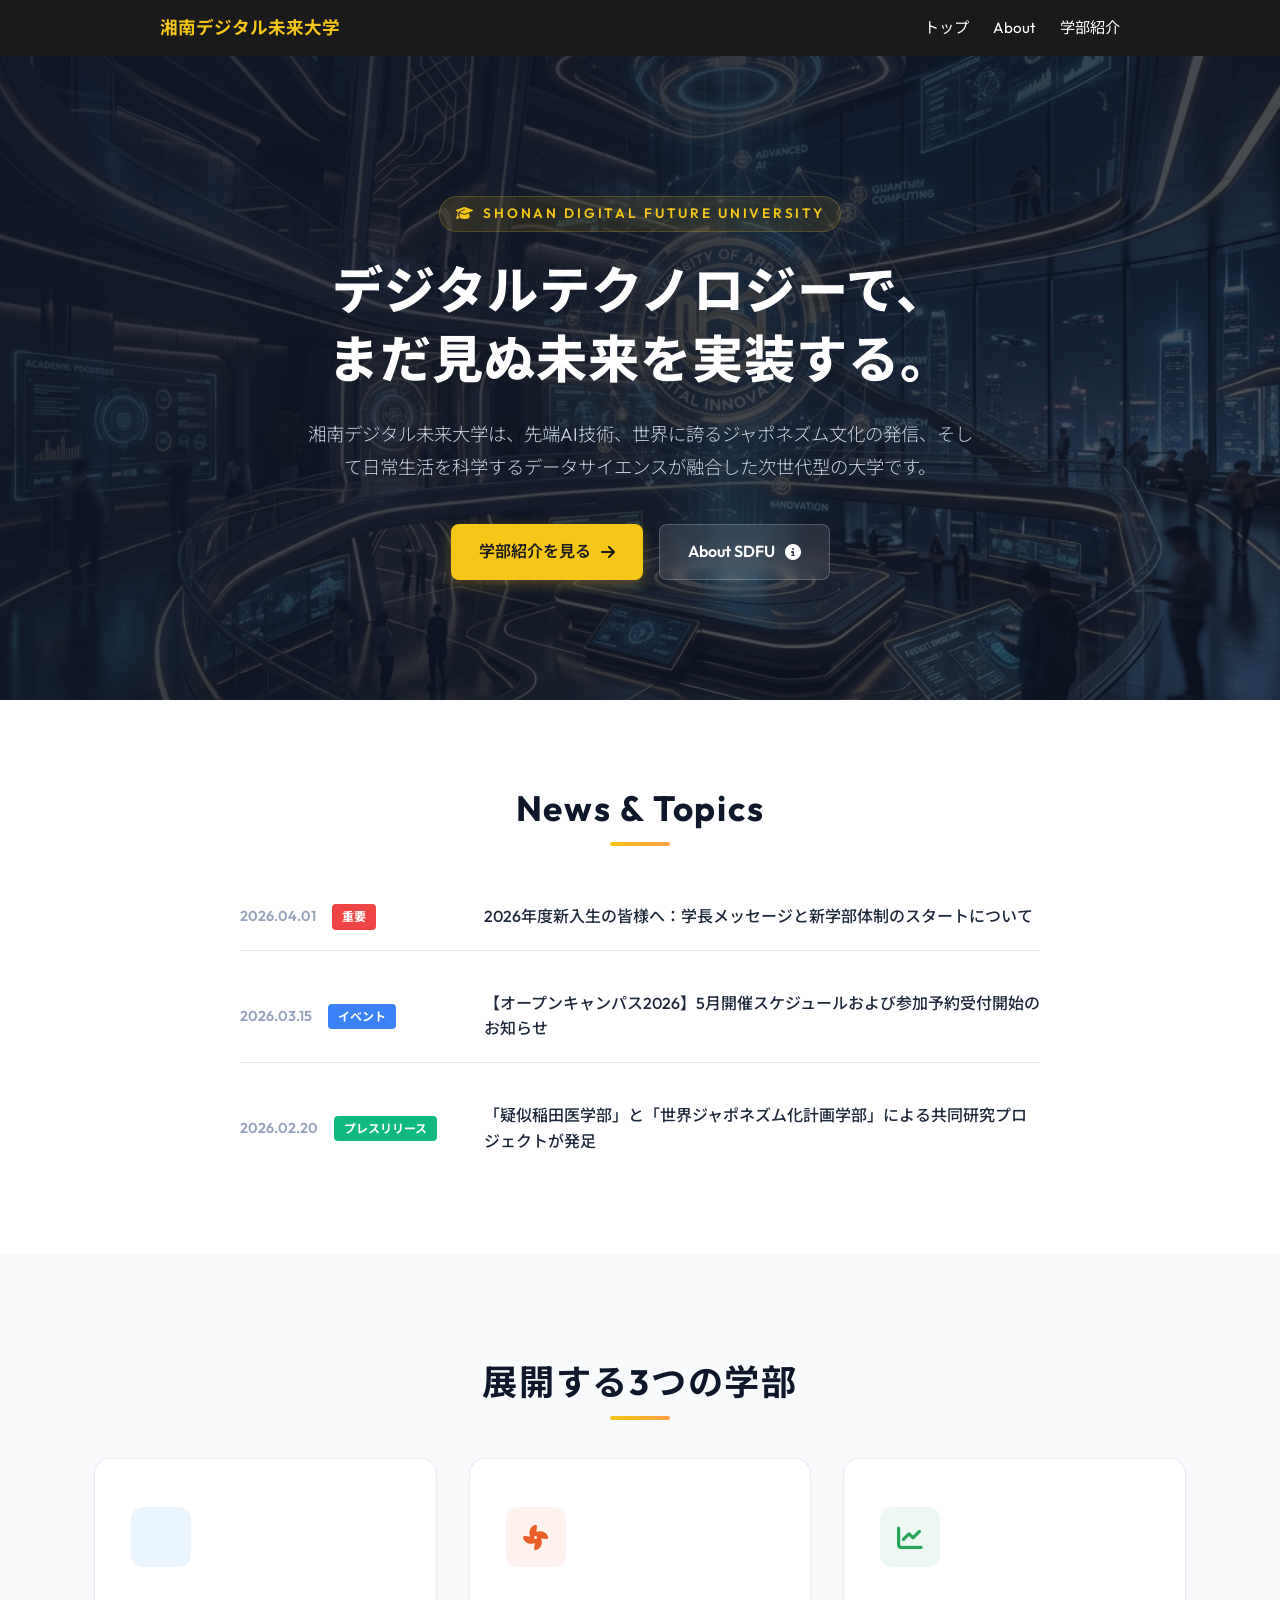
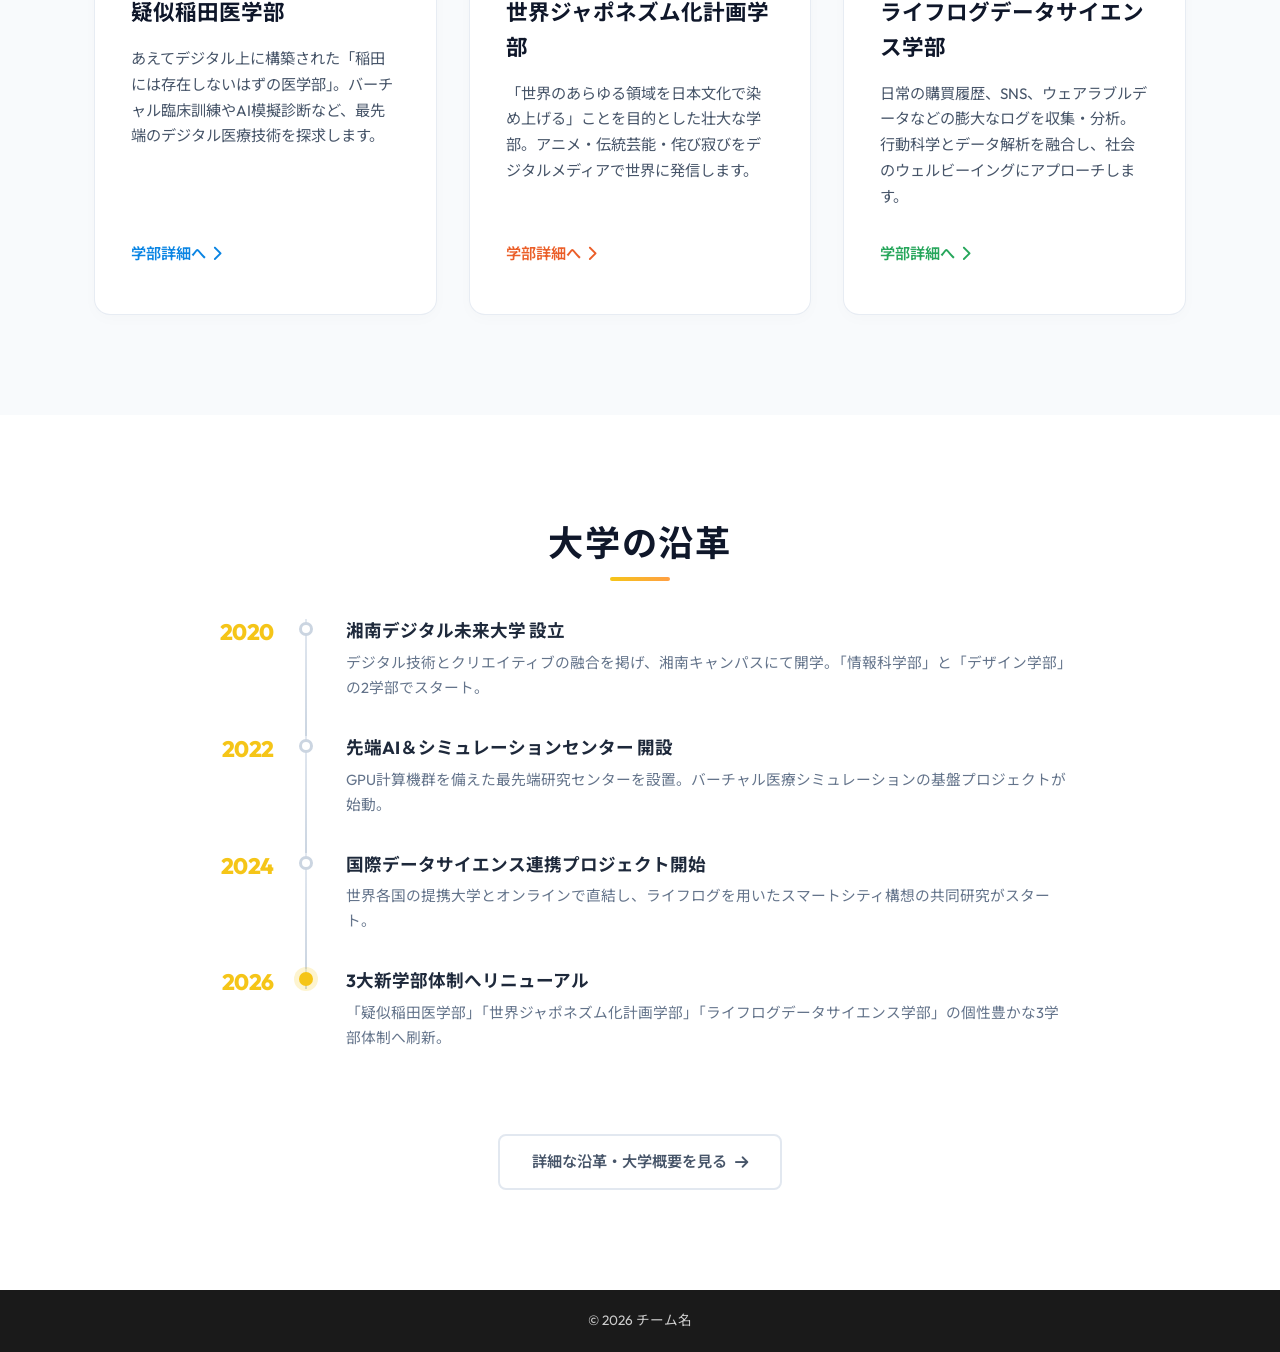
<file: index.html>
<!DOCTYPE html>
<html lang="ja">
<head>
  <meta charset="UTF-8">
  <meta name="viewport" content="width=device-width, initial-scale=1.0">
  <meta name="description" content="湘南デジタル未来大学（SDFU）の公式サイトです。先端技術、グローバル発信、日常データ解析を融合し、次世代のイノベーターを育成します。">
  <title>湘南デジタル未来大学</title>
  <!-- Google Fonts -->
  <link rel="preconnect" href="https://fonts.googleapis.com">
  <link rel="preconnect" href="https://fonts.gstatic.com" crossorigin>
  <link href="https://fonts.googleapis.com/css2?family=Noto+Sans+JP:wght@300;400;500;700&family=Outfit:wght@300;400;500;600;700&display=swap" rel="stylesheet">
  <!-- Font Awesome for Icons -->
  <link rel="stylesheet" href="https://cdnjs.cloudflare.com/ajax/libs/font-awesome/6.4.0/css/all.min.css">
  <!-- 共通スタイル（ヘッダー・ナビ・フッター） -->
  <link rel="stylesheet" href="css/common.css">
  <!-- このページ専用スタイル -->
  <link rel="stylesheet" href="style.css">
</head>
<body>

  <header class="site-header">
    <nav class="site-nav">
      <a href="index.html" class="nav-logo">湘南デジタル未来大学</a>
      <button class="menu-toggle" id="menuToggle" aria-label="メニューを開閉する">
        <span class="bar"></span>
        <span class="bar"></span>
        <span class="bar"></span>
      </button>
      <ul class="nav-links" id="navLinks">
        <li><a href="index.html">トップ</a></li>
        <li><a href="page1/index.html">About</a></li>
        <li><a href="page2/index.html">学部紹介</a></li>
      </ul>
    </nav>
  </header>

  <!-- ===== メインコンテンツ ===== -->
  <main class="home-page">
    <!-- メインヒーローセクション -->
    <section class="home-hero">
      <div class="hero-overlay"></div>
      <div class="hero-content">
        <span class="hero-badge"><i class="fa-solid fa-graduation-cap"></i> SHONAN DIGITAL FUTURE UNIVERSITY</span>
        <h1 class="hero-title">デジタルテクノロジーで、<br>まだ見ぬ未来を実装する。</h1>
        <p class="hero-desc">湘南デジタル未来大学は、先端AI技術、世界に誇るジャポネズム文化の発信、そして日常生活を科学するデータサイエンスが融合した次世代型の大学です。</p>
        <div class="hero-actions">
          <a href="page2/index.html" class="btn btn-primary">
            <span>学部紹介を見る</span>
            <i class="fa-solid fa-arrow-right"></i>
          </a>
          <a href="page1/index.html" class="btn btn-secondary">
            <span>About SDFU</span>
            <i class="fa-solid fa-circle-info"></i>
          </a>
        </div>
      </div>
    </section>

    <!-- ニュースセクション -->
    <section class="news-section">
      <div class="container">
        <h2 class="section-title">News & Topics</h2>
        <div class="news-list">
          
          <article class="news-item">
            <div class="news-meta">
              <span class="news-date">2026.04.01</span>
              <span class="news-category tag-important">重要</span>
            </div>
            <h3 class="news-title"><a href="#">2026年度新入生の皆様へ：学長メッセージと新学部体制のスタートについて</a></h3>
          </article>

          <article class="news-item">
            <div class="news-meta">
              <span class="news-date">2026.03.15</span>
              <span class="news-category tag-event">イベント</span>
            </div>
            <h3 class="news-title"><a href="#">【オープンキャンパス2026】5月開催スケジュールおよび参加予約受付開始のお知らせ</a></h3>
          </article>

          <article class="news-item">
            <div class="news-meta">
              <span class="news-date">2026.02.20</span>
              <span class="news-category tag-press">プレスリリース</span>
            </div>
            <h3 class="news-title"><a href="#">「疑似稲田医学部」と「世界ジャポネズム化計画学部」による共同研究プロジェクトが発足</a></h3>
          </article>

        </div>
      </div>
    </section>

    <!-- 特徴的な3学部ダイジェスト -->
    <section class="intro-faculties-section">
      <div class="container">
        <h2 class="section-title">展開する3つの学部</h2>
        <div class="intro-grid">

          <!-- 学部1 -->
          <div class="intro-card card-waseda">
            <div class="card-icon"><i class="fa-solid fa-heartpulse"></i></div>
            <h3>疑似稲田医学部</h3>
            <p>あえてデジタル上に構築された「稲田には存在しないはずの医学部」。バーチャル臨床訓練やAI模擬診断など、最先端のデジタル医療技術を探求します。</p>
            <a href="page2/index.html#faculties-grid" class="card-link">学部詳細へ <i class="fa-solid fa-chevron-right"></i></a>
          </div>

          <!-- 学部2 -->
          <div class="intro-card card-japonism">
            <div class="card-icon"><i class="fa-solid fa-fan"></i></div>
            <h3>世界ジャポネズム化計画学部</h3>
            <p>「世界のあらゆる領域を日本文化で染め上げる」ことを目的とした壮大な学部。アニメ・伝統芸能・侘び寂びをデジタルメディアで世界に発信します。</p>
            <a href="page2/index.html#faculties-grid" class="card-link">学部詳細へ <i class="fa-solid fa-chevron-right"></i></a>
          </div>

          <!-- 学部3 -->
          <div class="intro-card card-lifelog">
            <div class="card-icon"><i class="fa-solid fa-chart-line"></i></div>
            <h3>ライフログデータサイエンス学部</h3>
            <p>日常の購買履歴、SNS、ウェアラブルデータなどの膨大なログを収集・分析。行動科学とデータ解析を融合し、社会のウェルビーイングにアプローチします。</p>
            <a href="page2/index.html#faculties-grid" class="card-link">学部詳細へ <i class="fa-solid fa-chevron-right"></i></a>
          </div>

        </div>
      </div>
    </section>

    <!-- 大学の沿革 -->
    <section class="home-history-section">
      <div class="container">
        <h2 class="section-title">大学の沿革</h2>
        <div class="home-timeline">

          <div class="home-tl-item">
            <div class="home-tl-year">2020</div>
            <div class="home-tl-bar">
              <div class="home-tl-dot"></div>
            </div>
            <div class="home-tl-body">
              <h3>湘南デジタル未来大学 設立</h3>
              <p>デジタル技術とクリエイティブの融合を掲げ、湘南キャンパスにて開学。「情報科学部」と「デザイン学部」の2学部でスタート。</p>
            </div>
          </div>

          <div class="home-tl-item">
            <div class="home-tl-year">2022</div>
            <div class="home-tl-bar">
              <div class="home-tl-dot"></div>
            </div>
            <div class="home-tl-body">
              <h3>先端AI＆シミュレーションセンター 開設</h3>
              <p>GPU計算機群を備えた最先端研究センターを設置。バーチャル医療シミュレーションの基盤プロジェクトが始動。</p>
            </div>
          </div>

          <div class="home-tl-item">
            <div class="home-tl-year">2024</div>
            <div class="home-tl-bar">
              <div class="home-tl-dot"></div>
            </div>
            <div class="home-tl-body">
              <h3>国際データサイエンス連携プロジェクト開始</h3>
              <p>世界各国の提携大学とオンラインで直結し、ライフログを用いたスマートシティ構想の共同研究がスタート。</p>
            </div>
          </div>

          <div class="home-tl-item">
            <div class="home-tl-year">2026</div>
            <div class="home-tl-bar">
              <div class="home-tl-dot home-tl-dot--current"></div>
            </div>
            <div class="home-tl-body">
              <h3>3大新学部体制へリニューアル</h3>
              <p>「疑似稲田医学部」「世界ジャポネズム化計画学部」「ライフログデータサイエンス学部」の個性豊かな3学部体制へ刷新。</p>
            </div>
          </div>

        </div>

        <div class="history-cta">
          <a href="page1/index.html" class="history-cta-link">
            <span>詳細な沿革・大学概要を見る</span>
            <i class="fa-solid fa-arrow-right"></i>
          </a>
        </div>
      </div>
    </section>
  </main>

  <!-- ===== フッター（common.css で管理） ===== -->
  <!-- チーム名・年を変更してください -->
  <footer class="site-footer">
    <p>&copy; 2026 チーム名</p>
  </footer>
  <script src="js/common.js"></script>
</body>
</html>
</file>
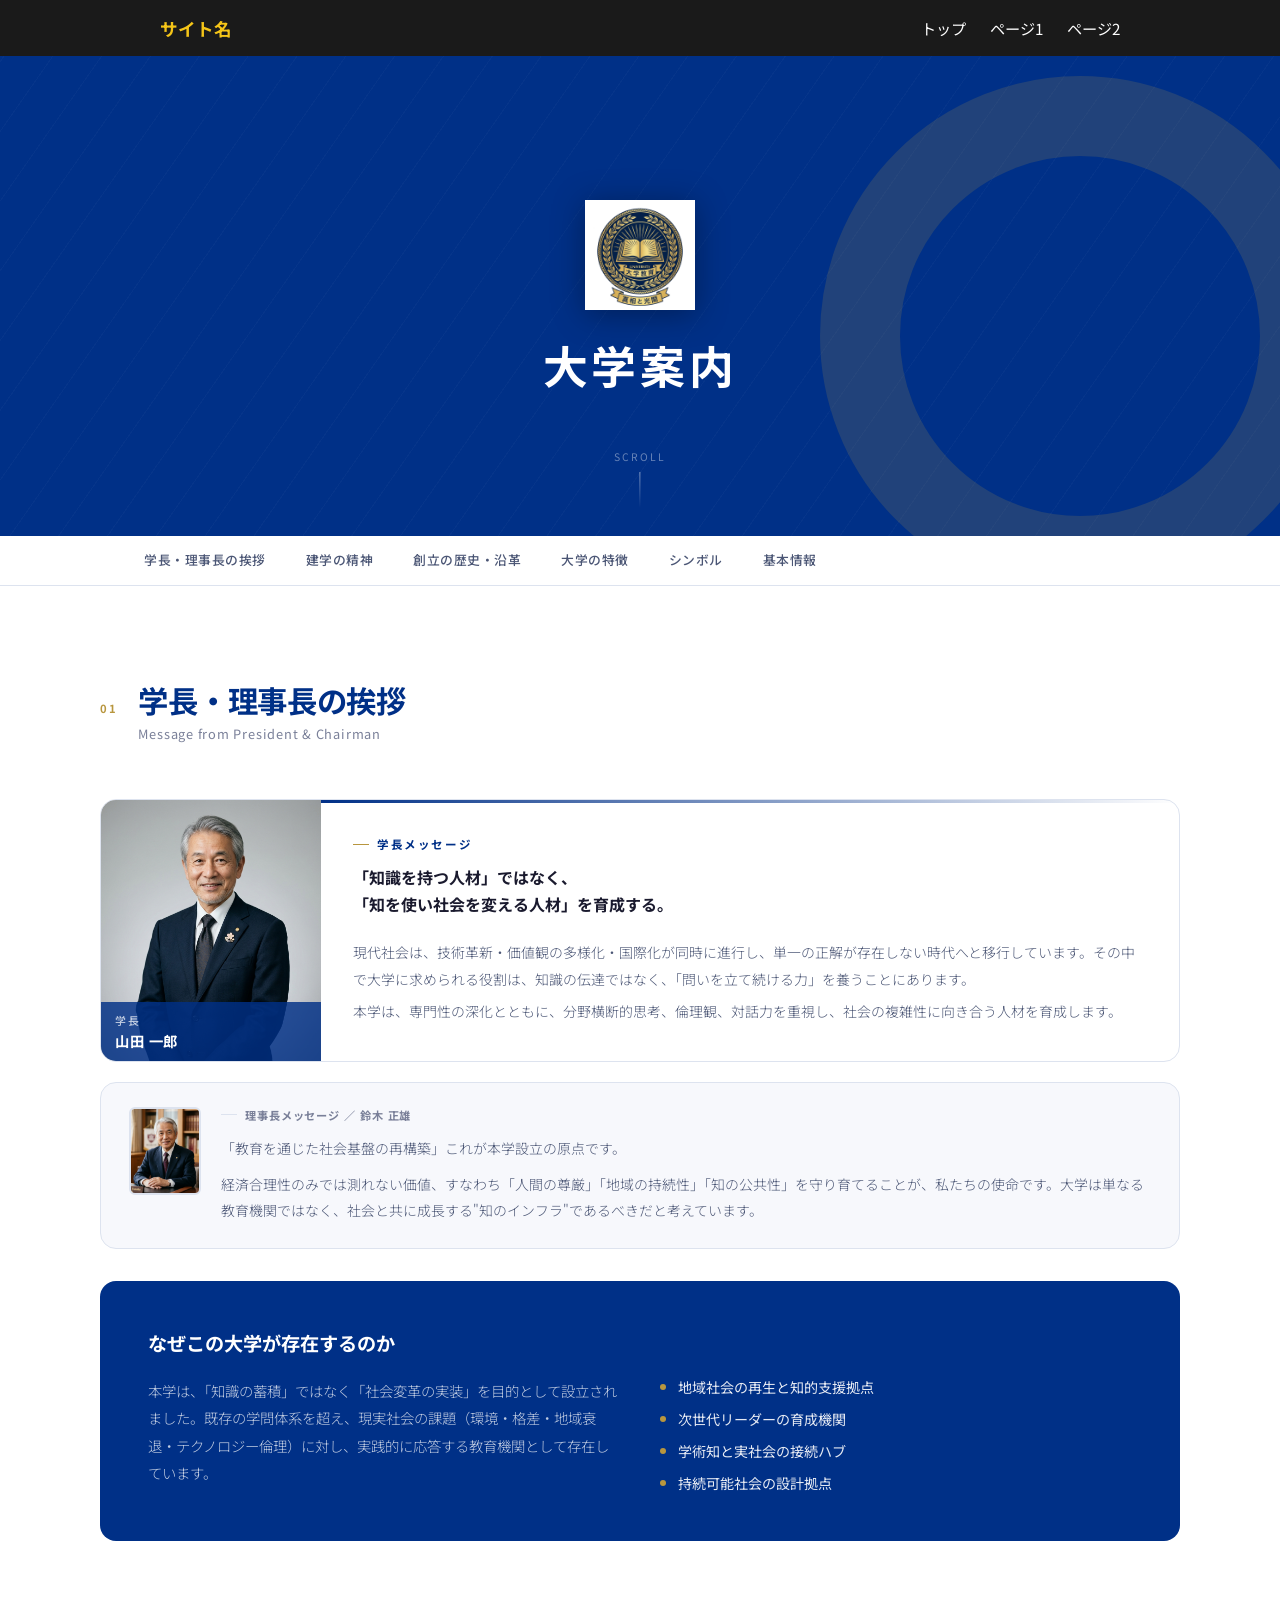
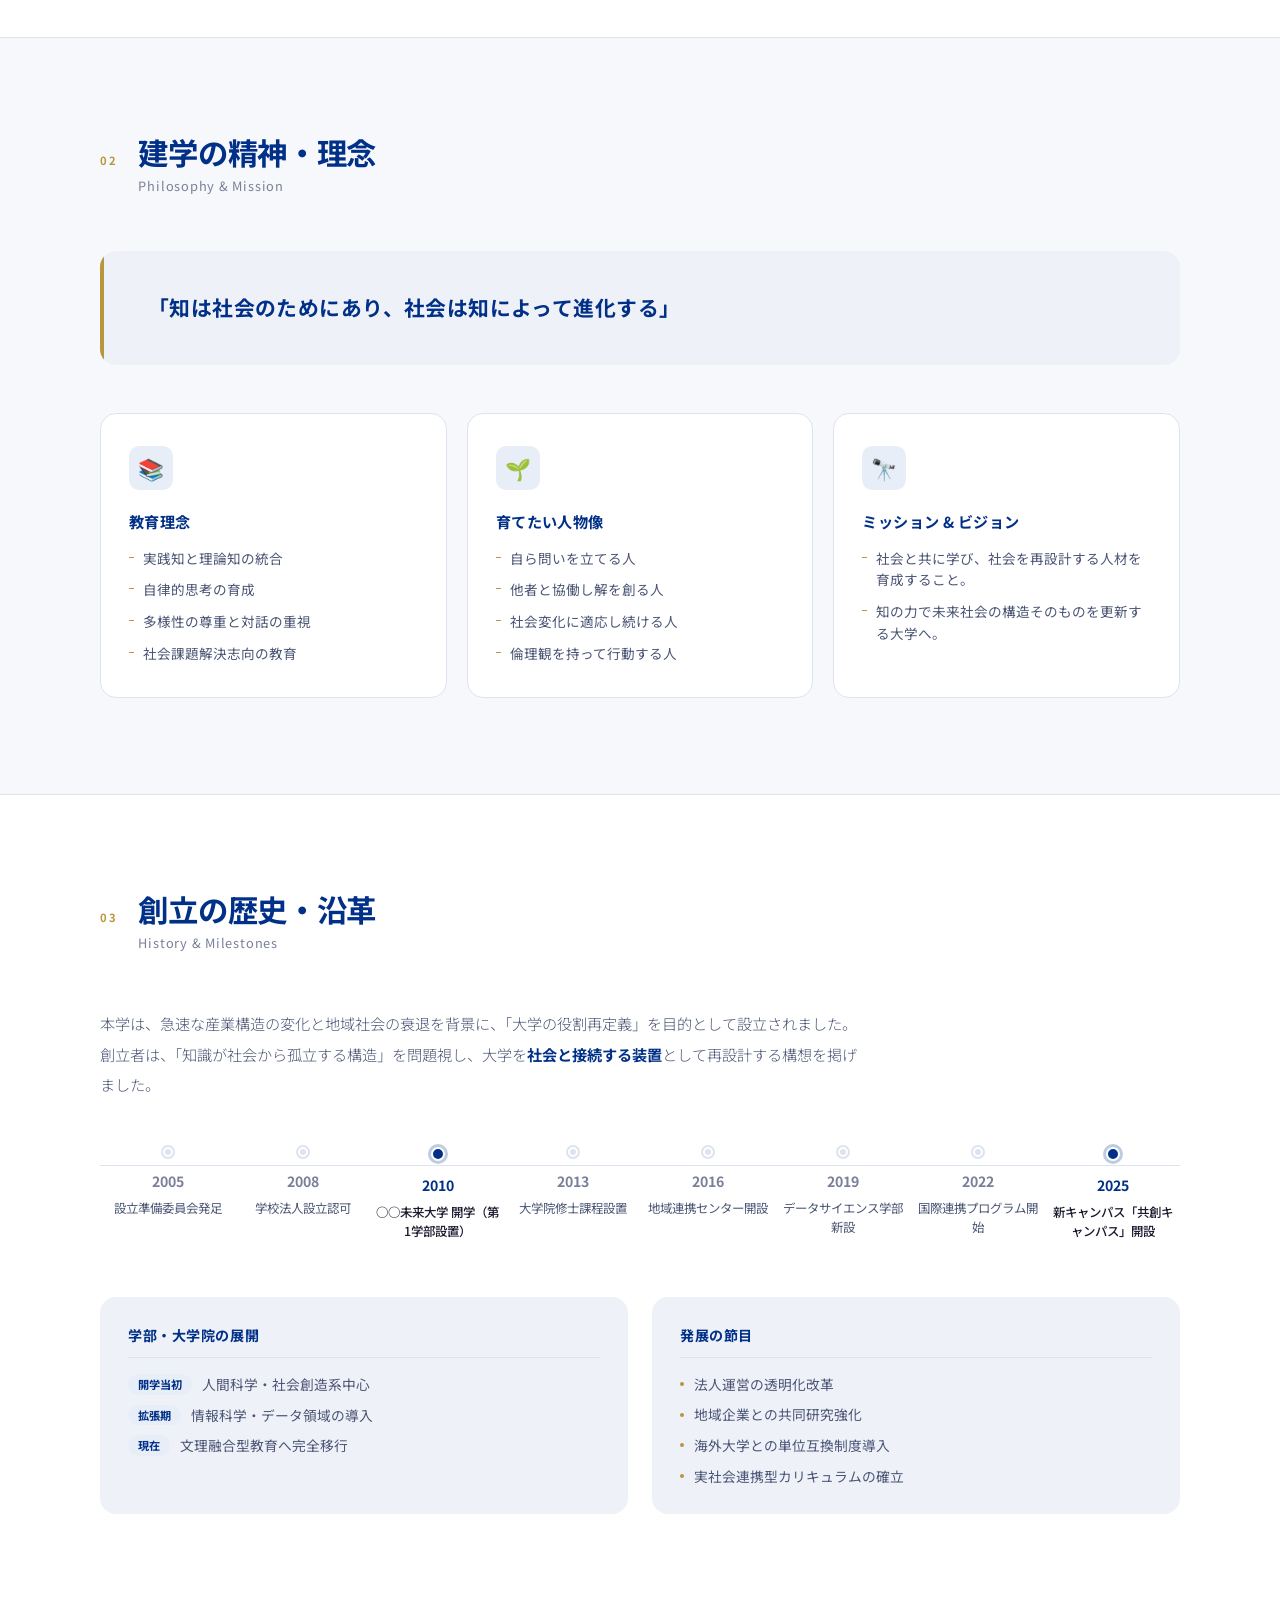
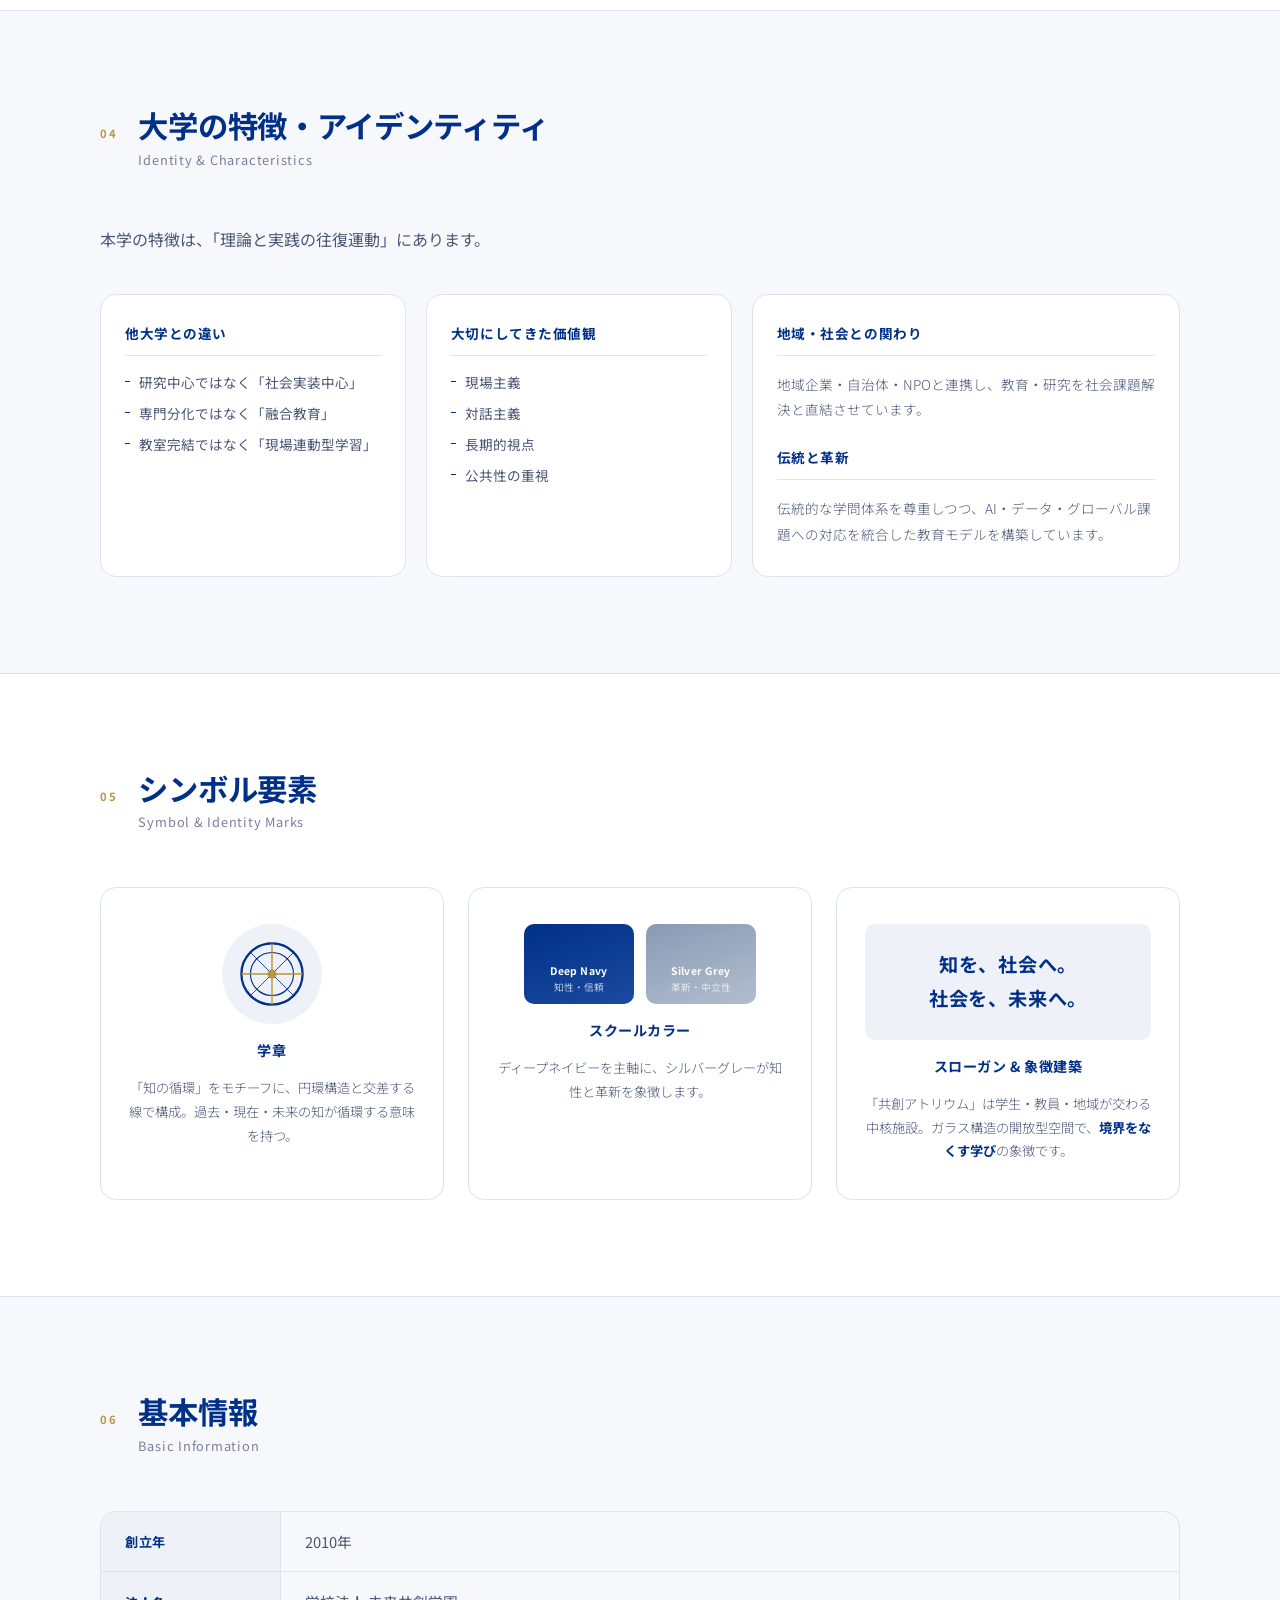
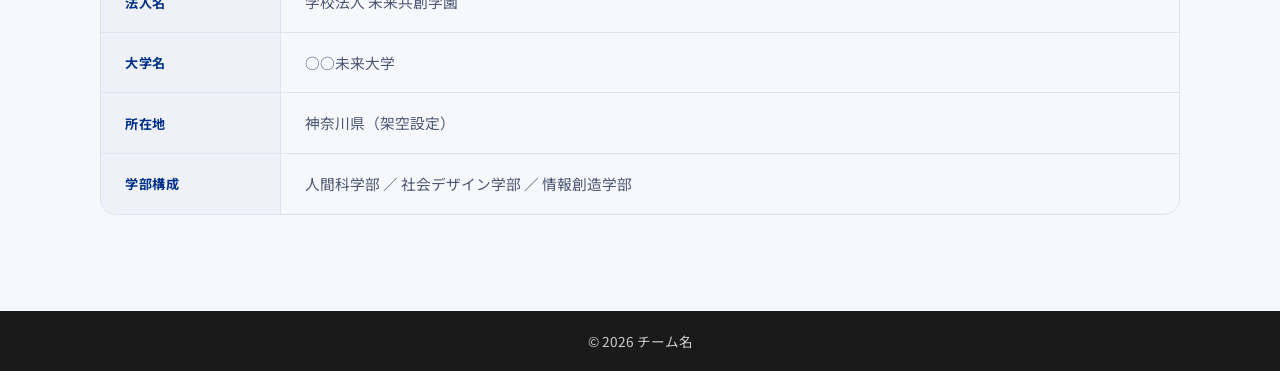
<file: about/index.html>
<!DOCTYPE html>
<html lang="ja">
<head>
  <meta charset="UTF-8">
  <meta name="viewport" content="width=device-width, initial-scale=1.0">
  <!-- ページタイトルを変更してください（例：メニュー | カフェ名） -->
  <title>学校案内 | ○○未来大学</title>
  <!-- 共通スタイル（ヘッダー・ナビ・フッター） -->
  <link rel="stylesheet" href="../css/common.css">
  <!-- このページ専用スタイル（style.css に自由に書いてください） -->
  <link rel="stylesheet" href="style.css">
</head>
<body>

  <!-- ===== ヘッダー（common.css で管理） ===== -->
  <header class="site-header">
    <nav class="site-nav">
      <a href="../index.html" class="nav-logo">サイト名</a>
      <ul class="nav-links">
        <li><a href="../index.html">トップ</a></li>
        <li><a href="index.html">ページ1</a></li>
        <li><a href="../page2/index.html">ページ2</a></li>
      </ul>
    </nav>
  </header>

  <!-- ===== メインコンテンツ ===== -->
  <main class="about-main">

    <!-- ヒーロー -->
    <section class="about-hero">
      <div class="hero-inner">
        <img src="crest.png" alt="○○未来大学 校章" class="hero-crest">
        <h1 class="hero-title">大学案内</h1>
      </div>
      <div class="hero-scroll-indicator">SCROLL<span></span></div>
    </section>

    <!-- ページ内ナビ -->
    <nav class="page-anchors" aria-label="ページ内メニュー">
      <div class="page-anchors-inner">
        <a href="#greetings">学長・理事長の挨拶</a>
        <a href="#philosophy">建学の精神</a>
        <a href="#history">創立の歴史・沿革</a>
        <a href="#identity">大学の特徴</a>
        <a href="#symbol">シンボル</a>
        <a href="#basic-info">基本情報</a>
      </div>
    </nav>

    <!-- ① 学長・理事長の挨拶 -->
    <section class="about-section" id="greetings">
      <div class="section-inner">
        <div class="sec-head">
          <span class="sec-num">01</span>
          <div class="sec-title-group">
            <h2 class="section-title">学長・理事長の挨拶</h2>
            <p class="sec-subtitle">Message from President &amp; Chairman</p>
          </div>
        </div>

        <!-- 学長メッセージ（大カード） -->
        <article class="message-card message-card--president">
          <div class="message-card-photo-wrap">
            <img src="president.png" alt="学長 近影" class="message-photo">
            <div class="message-photo-caption">
              <span class="message-name-role">学長</span>
              <span class="message-name">山田 一郎</span>
            </div>
          </div>
          <div class="message-card-body">
            <div class="message-role">学長メッセージ</div>
            <blockquote class="message-quote">「知識を持つ人材」ではなく、<br>「知を使い社会を変える人材」を育成する。</blockquote>
            <p>現代社会は、技術革新・価値観の多様化・国際化が同時に進行し、単一の正解が存在しない時代へと移行しています。その中で大学に求められる役割は、知識の伝達ではなく、「問いを立て続ける力」を養うことにあります。</p>
            <p>本学は、専門性の深化とともに、分野横断的思考、倫理観、対話力を重視し、社会の複雑性に向き合う人材を育成します。</p>
          </div>
        </article>

        <!-- 理事長メッセージ（小カード） -->
        <article class="message-card message-card--chairman">
          <div class="message-card-chairman-inner">
            <img src="chairman.png" alt="理事長 近影" class="message-photo-sm">
            <div>
              <div class="message-role message-role--sm">理事長メッセージ ／ 鈴木 正雄</div>
              <p class="message-quote-sm">「教育を通じた社会基盤の再構築」これが本学設立の原点です。</p>
              <p>経済合理性のみでは測れない価値、すなわち「人間の尊厳」「地域の持続性」「知の公共性」を守り育てることが、私たちの使命です。大学は単なる教育機関ではなく、社会と共に成長する"知のインフラ"であるべきだと考えています。</p>
            </div>
          </div>
        </article>


        <div class="existence-box">
          <h3>なぜこの大学が存在するのか</h3>
          <p>本学は、「知識の蓄積」ではなく「社会変革の実装」を目的として設立されました。既存の学問体系を超え、現実社会の課題（環境・格差・地域衰退・テクノロジー倫理）に対し、実践的に応答する教育機関として存在しています。</p>
          <ul class="role-list">
            <li>地域社会の再生と知的支援拠点</li>
            <li>次世代リーダーの育成機関</li>
            <li>学術知と実社会の接続ハブ</li>
            <li>持続可能社会の設計拠点</li>
          </ul>
        </div>
      </div>
    </section>

    <!-- ② 建学の精神 -->
    <section class="about-section about-section--alt" id="philosophy">
      <div class="section-inner">
        <div class="sec-head">
          <span class="sec-num">02</span>
          <div class="sec-title-group">
            <h2 class="section-title">建学の精神・理念</h2>
            <p class="sec-subtitle">Philosophy &amp; Mission</p>
          </div>
        </div>

        <div class="spirit-banner">
          <p class="spirit-text">「知は社会のためにあり、社会は知によって進化する」</p>
        </div>

        <div class="philosophy-grid">
          <div class="philosophy-card">
            <div class="philosophy-icon">📚</div>
            <h3>教育理念</h3>
            <ul>
              <li>実践知と理論知の統合</li>
              <li>自律的思考の育成</li>
              <li>多様性の尊重と対話の重視</li>
              <li>社会課題解決志向の教育</li>
            </ul>
          </div>
          <div class="philosophy-card">
            <div class="philosophy-icon">🌱</div>
            <h3>育てたい人物像</h3>
            <ul>
              <li>自ら問いを立てる人</li>
              <li>他者と協働し解を創る人</li>
              <li>社会変化に適応し続ける人</li>
              <li>倫理観を持って行動する人</li>
            </ul>
          </div>
          <div class="philosophy-card">
            <div class="philosophy-icon">🔭</div>
            <h3>ミッション &amp; ビジョン</h3>
            <ul>
              <li>社会と共に学び、社会を再設計する人材を育成すること。</li>
              <li>知の力で未来社会の構造そのものを更新する大学へ。</li>
            </ul>
          </div>
        </div>
      </div>
    </section>

    <!-- ③ 創立の歴史・沿革 -->
    <section class="about-section" id="history">
      <div class="section-inner">
        <div class="sec-head">
          <span class="sec-num">03</span>
          <div class="sec-title-group">
            <h2 class="section-title">創立の歴史・沿革</h2>
            <p class="sec-subtitle">History &amp; Milestones</p>
          </div>
        </div>

        <div class="history-intro">
          <p>本学は、急速な産業構造の変化と地域社会の衰退を背景に、「大学の役割再定義」を目的として設立されました。創立者は、「知識が社会から孤立する構造」を問題視し、大学を<em>社会と接続する装置</em>として再設計する構想を掲げました。</p>
        </div>

        <div class="timeline">
          <div class="timeline-item">
            <div class="timeline-dot"></div>
            <div class="timeline-year">2005</div>
            <div class="timeline-content">設立準備委員会発足</div>
          </div>
          <div class="timeline-item">
            <div class="timeline-dot"></div>
            <div class="timeline-year">2008</div>
            <div class="timeline-content">学校法人設立認可</div>
          </div>
          <div class="timeline-item timeline-item--highlight">
            <div class="timeline-dot"></div>
            <div class="timeline-year">2010</div>
            <div class="timeline-content">○○未来大学 開学（第1学部設置）</div>
          </div>
          <div class="timeline-item">
            <div class="timeline-dot"></div>
            <div class="timeline-year">2013</div>
            <div class="timeline-content">大学院修士課程設置</div>
          </div>
          <div class="timeline-item">
            <div class="timeline-dot"></div>
            <div class="timeline-year">2016</div>
            <div class="timeline-content">地域連携センター開設</div>
          </div>
          <div class="timeline-item">
            <div class="timeline-dot"></div>
            <div class="timeline-year">2019</div>
            <div class="timeline-content">データサイエンス学部新設</div>
          </div>
          <div class="timeline-item">
            <div class="timeline-dot"></div>
            <div class="timeline-year">2022</div>
            <div class="timeline-content">国際連携プログラム開始</div>
          </div>
          <div class="timeline-item timeline-item--highlight">
            <div class="timeline-dot"></div>
            <div class="timeline-year">2025</div>
            <div class="timeline-content">新キャンパス「共創キャンパス」開設</div>
          </div>
        </div>

        <div class="development-grid">
          <div class="dev-card">
            <h3>学部・大学院の展開</h3>
            <ul>
              <li><span class="dev-phase">開学当初</span>人間科学・社会創造系中心</li>
              <li><span class="dev-phase">拡張期</span>情報科学・データ領域の導入</li>
              <li><span class="dev-phase">現在</span>文理融合型教育へ完全移行</li>
            </ul>
          </div>
          <div class="dev-card">
            <h3>発展の節目</h3>
            <ul>
              <li>法人運営の透明化改革</li>
              <li>地域企業との共同研究強化</li>
              <li>海外大学との単位互換制度導入</li>
              <li>実社会連携型カリキュラムの確立</li>
            </ul>
          </div>
        </div>
      </div>
    </section>

    <!-- ④ 大学の特徴 -->
    <section class="about-section about-section--alt" id="identity">
      <div class="section-inner">
        <div class="sec-head">
          <span class="sec-num">04</span>
          <div class="sec-title-group">
            <h2 class="section-title">大学の特徴・アイデンティティ</h2>
            <p class="sec-subtitle">Identity &amp; Characteristics</p>
          </div>
        </div>
        <p class="identity-lead">本学の特徴は、「理論と実践の往復運動」にあります。</p>

        <div class="identity-grid">
          <div class="identity-card">
            <h3>他大学との違い</h3>
            <ul>
              <li>研究中心ではなく「社会実装中心」</li>
              <li>専門分化ではなく「融合教育」</li>
              <li>教室完結ではなく「現場連動型学習」</li>
            </ul>
          </div>
          <div class="identity-card">
            <h3>大切にしてきた価値観</h3>
            <ul>
              <li>現場主義</li>
              <li>対話主義</li>
              <li>長期的視点</li>
              <li>公共性の重視</li>
            </ul>
          </div>
          <div class="identity-card identity-card--wide">
            <h3>地域・社会との関わり</h3>
            <p>地域企業・自治体・NPOと連携し、教育・研究を社会課題解決と直結させています。</p>
            <h3 class="mt">伝統と革新</h3>
            <p>伝統的な学問体系を尊重しつつ、AI・データ・グローバル課題への対応を統合した教育モデルを構築しています。</p>
          </div>
        </div>
      </div>
    </section>

    <!-- ⑤ シンボル -->
    <section class="about-section" id="symbol">
      <div class="section-inner">
        <div class="sec-head">
          <span class="sec-num">05</span>
          <div class="sec-title-group">
            <h2 class="section-title">シンボル要素</h2>
            <p class="sec-subtitle">Symbol &amp; Identity Marks</p>
          </div>
        </div>

        <div class="symbol-grid">
          <div class="symbol-card">
            <div class="symbol-logo-mark" aria-label="学章">
              <svg viewBox="0 0 120 120" xmlns="http://www.w3.org/2000/svg" aria-hidden="true">
                <circle cx="60" cy="60" r="54" fill="none" stroke="#003087" stroke-width="4"/>
                <circle cx="60" cy="60" r="38" fill="none" stroke="#003087" stroke-width="2"/>
                <line x1="60" y1="6" x2="60" y2="114" stroke="#b8963e" stroke-width="2.5"/>
                <line x1="6" y1="60" x2="114" y2="60" stroke="#b8963e" stroke-width="2.5"/>
                <line x1="21" y1="21" x2="99" y2="99" stroke="#003087" stroke-width="1.5"/>
                <line x1="99" y1="21" x2="21" y2="99" stroke="#003087" stroke-width="1.5"/>
                <circle cx="60" cy="60" r="8" fill="#b8963e"/>
              </svg>
            </div>
            <h3>学章</h3>
            <p>「知の循環」をモチーフに、円環構造と交差する線で構成。過去・現在・未来の知が循環する意味を持つ。</p>
          </div>

          <div class="symbol-card">
            <div class="color-swatches">
              <div class="swatch swatch--navy">
                <span>Deep Navy</span>
                <small>知性・信頼</small>
              </div>
              <div class="swatch swatch--silver">
                <span>Silver Grey</span>
                <small>革新・中立性</small>
              </div>
            </div>
            <h3>スクールカラー</h3>
            <p>ディープネイビーを主軸に、シルバーグレーが知性と革新を象徴します。</p>
          </div>

          <div class="symbol-card">
            <div class="slogan-display">知を、社会へ。<br>社会を、未来へ。</div>
            <h3>スローガン &amp; 象徴建築</h3>
            <p>「共創アトリウム」は学生・教員・地域が交わる中核施設。ガラス構造の開放型空間で、<em>境界をなくす学び</em>の象徴です。</p>
          </div>
        </div>
      </div>
    </section>

    <!-- ⑥ 基本情報 -->
    <section class="about-section about-section--alt" id="basic-info">
      <div class="section-inner">
        <div class="sec-head">
          <span class="sec-num">06</span>
          <div class="sec-title-group">
            <h2 class="section-title">基本情報</h2>
            <p class="sec-subtitle">Basic Information</p>
          </div>
        </div>

        <dl class="info-table">
          <div class="info-row">
            <dt>創立年</dt>
            <dd>2010年</dd>
          </div>
          <div class="info-row">
            <dt>法人名</dt>
            <dd>学校法人 未来共創学園</dd>
          </div>
          <div class="info-row">
            <dt>大学名</dt>
            <dd>○○未来大学</dd>
          </div>
          <div class="info-row">
            <dt>所在地</dt>
            <dd>神奈川県（架空設定）</dd>
          </div>
          <div class="info-row">
            <dt>学部構成</dt>
            <dd>人間科学部 ／ 社会デザイン学部 ／ 情報創造学部</dd>
          </div>
        </dl>
      </div>
    </section>

  </main>

  <!-- ===== フッター（common.css で管理） ===== -->
  <footer class="site-footer">
    <p>&copy; 2026 チーム名</p>
  </footer>

</body>
</html>
</file>
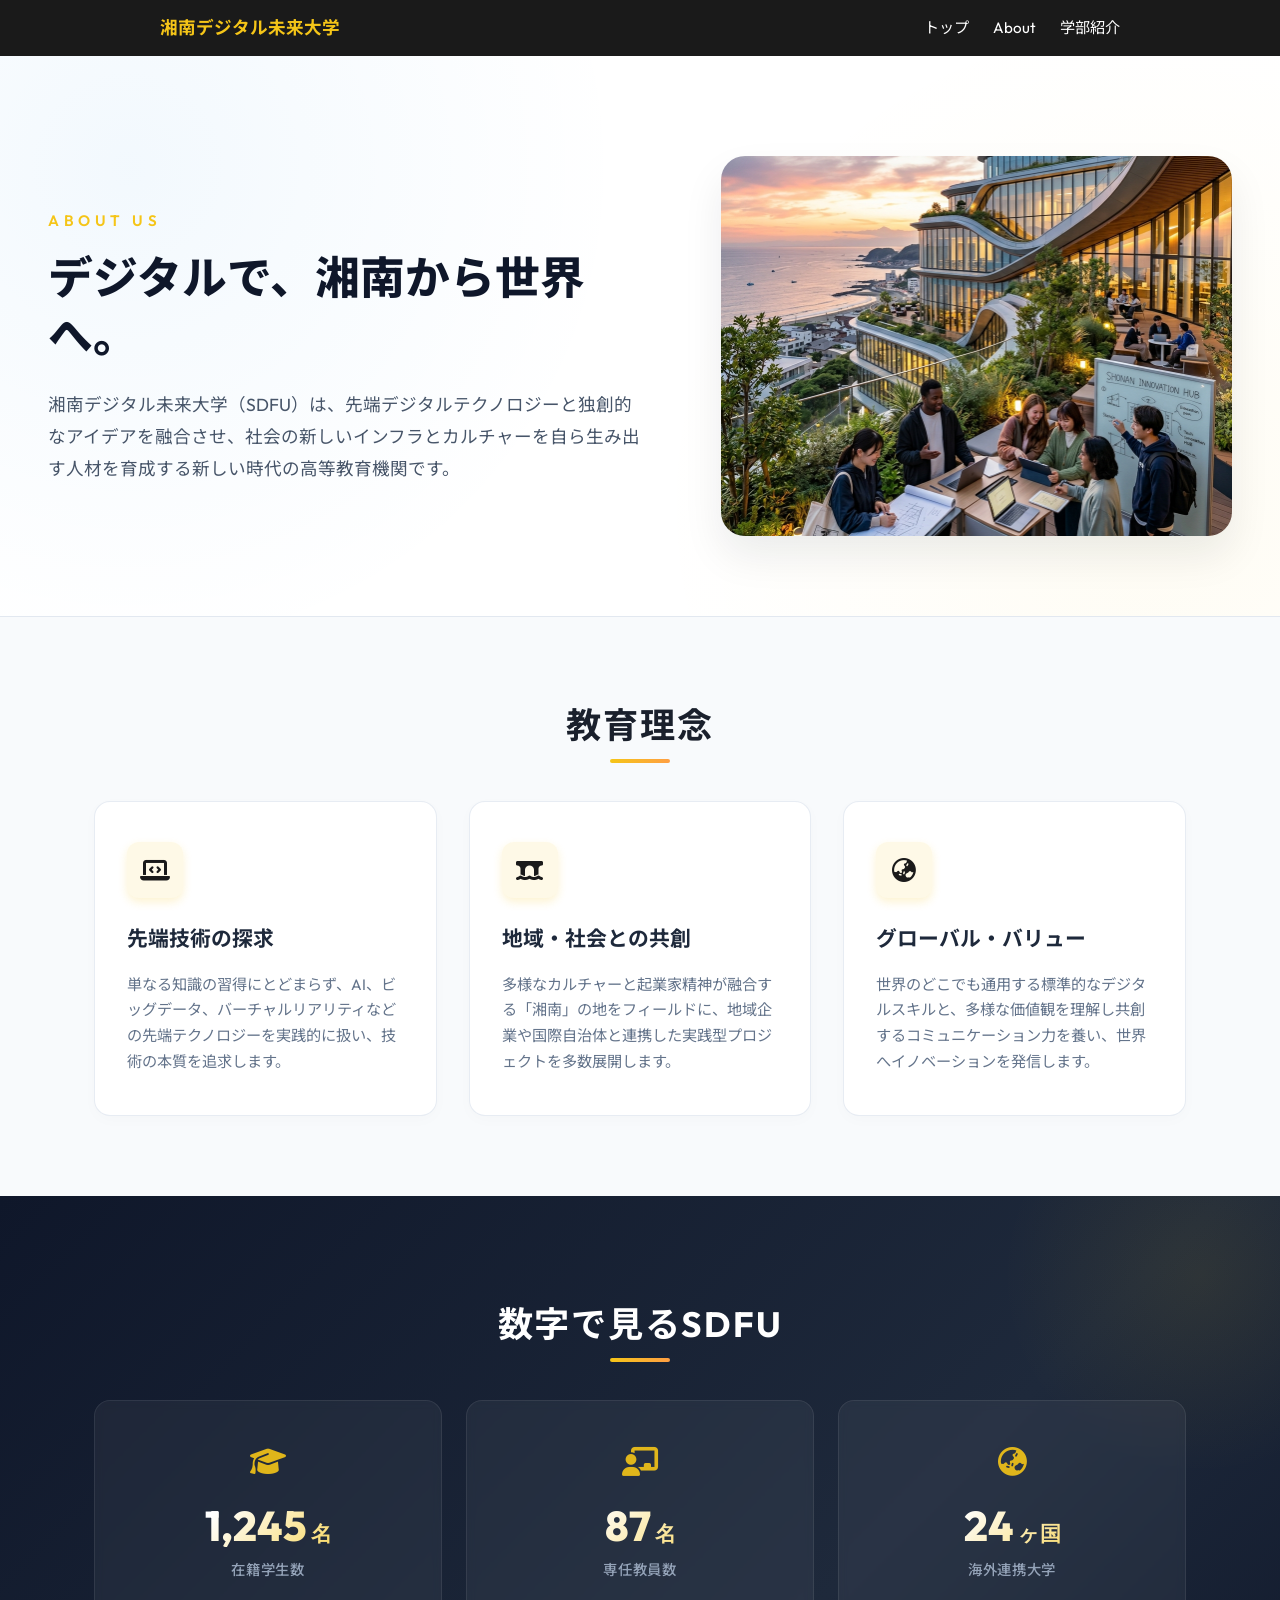
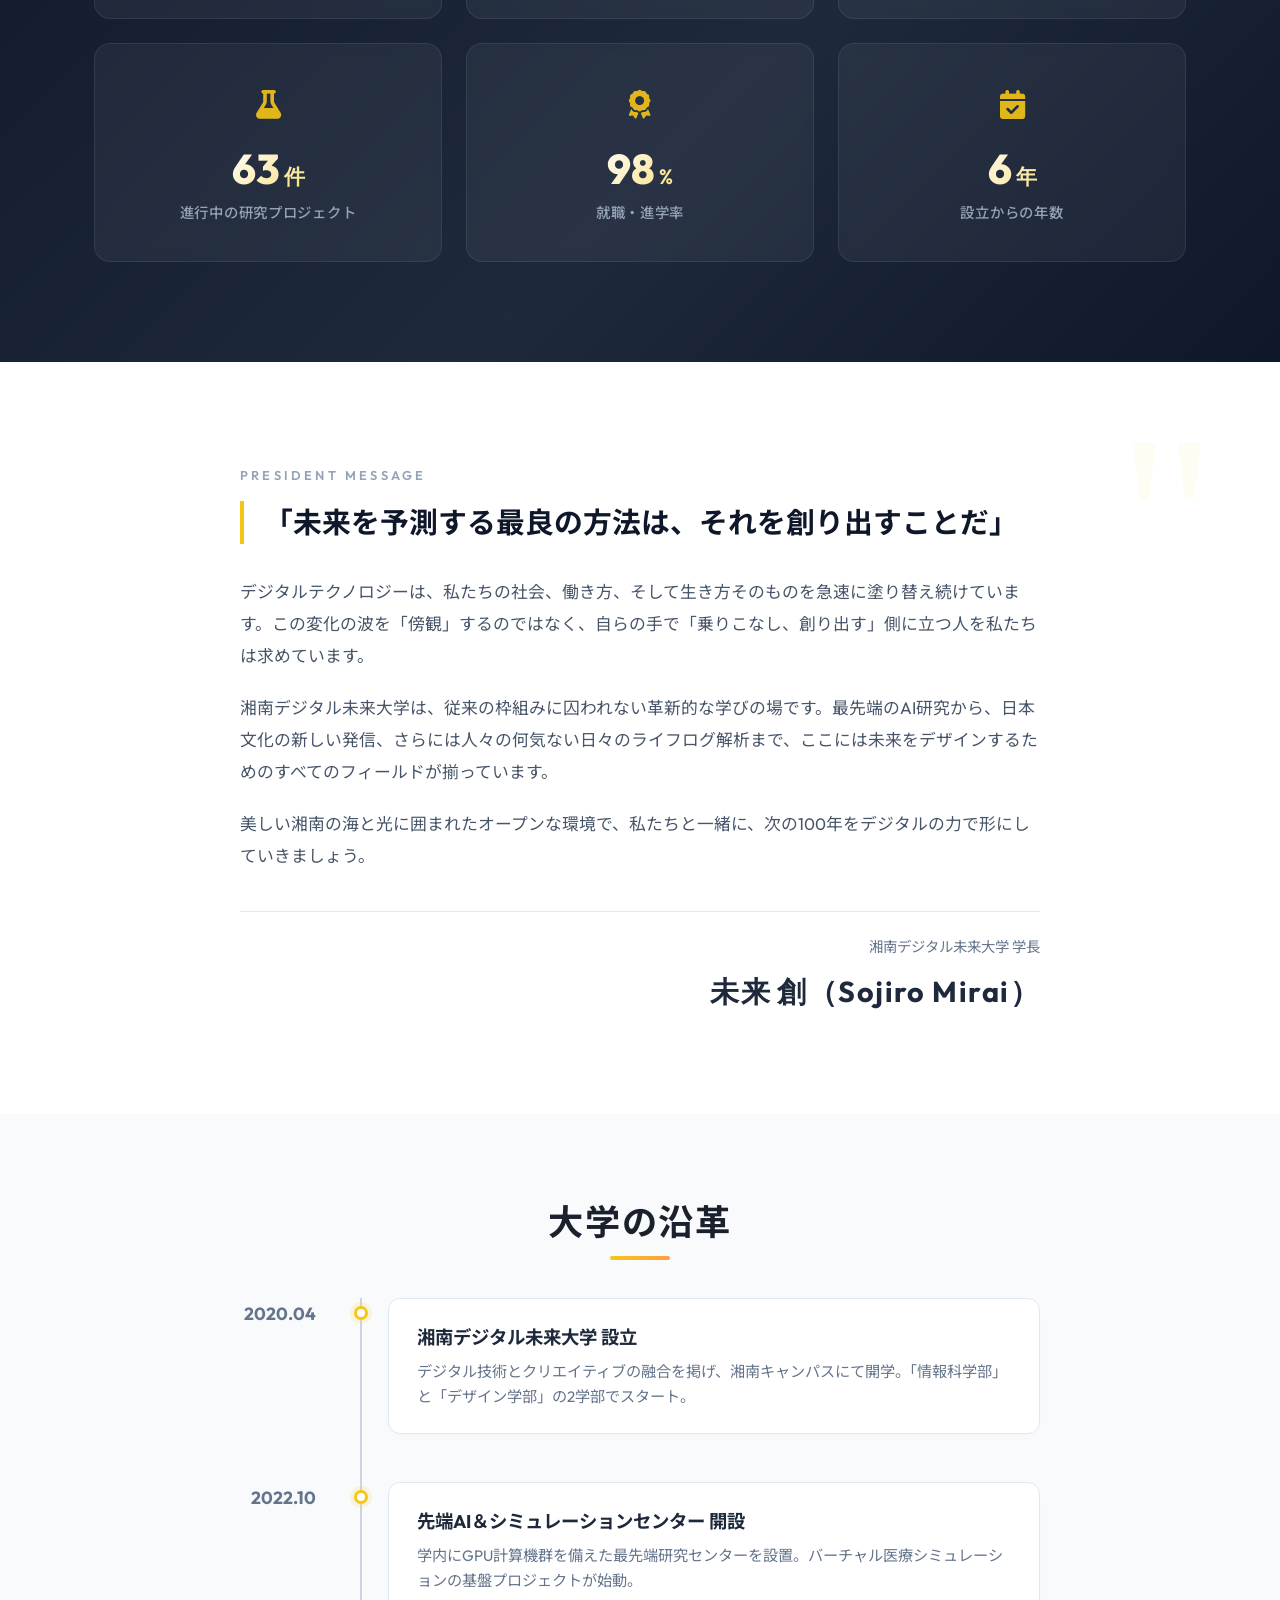
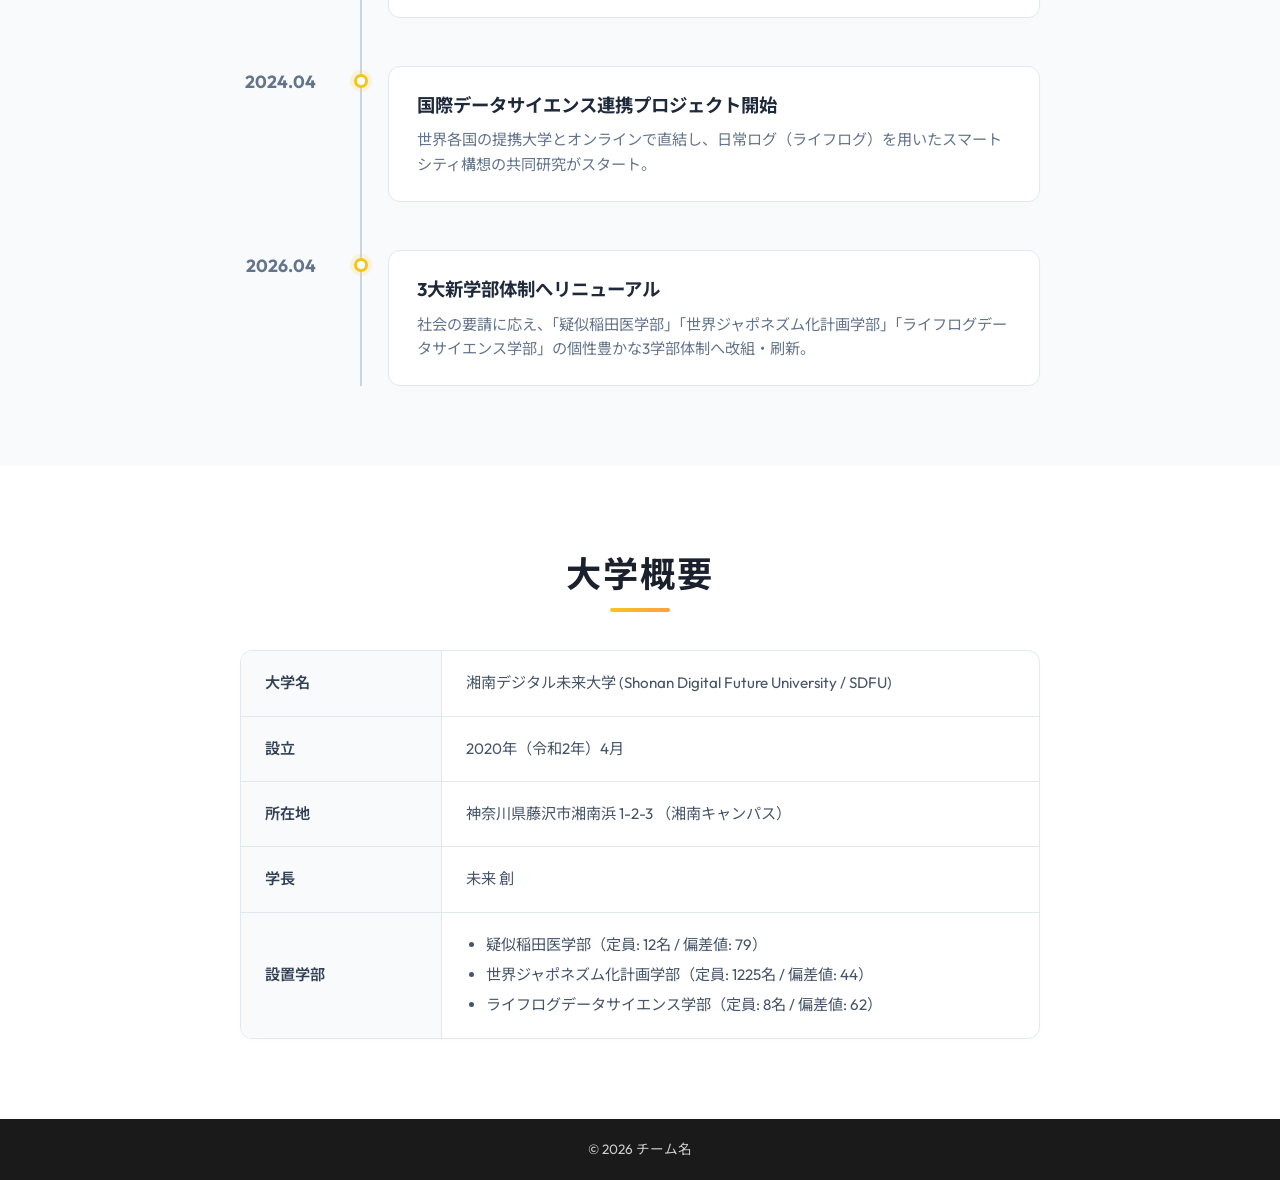
<file: page1/index.html>
<!DOCTYPE html>
<html lang="ja">
<head>
  <meta charset="UTF-8">
  <meta name="viewport" content="width=device-width, initial-scale=1.0">
  <meta name="description" content="湘南デジタル未来大学についてご紹介します。湘南からデジタルで世界を創り出す、本学の理念、沿革、メッセージ、概要をご覧いただけます。">
  <title>About | 湘南デジタル未来大学</title>
  <!-- Google Fonts -->
  <link rel="preconnect" href="https://fonts.googleapis.com">
  <link rel="preconnect" href="https://fonts.gstatic.com" crossorigin>
  <link href="https://fonts.googleapis.com/css2?family=Noto+Sans+JP:wght@300;400;500;700&family=Outfit:wght@300;400;500;600;700&display=swap" rel="stylesheet">
  <!-- Font Awesome for Icons -->
  <link rel="stylesheet" href="https://cdnjs.cloudflare.com/ajax/libs/font-awesome/6.4.0/css/all.min.css">
  <!-- 共通スタイル（ヘッダー・ナビ・フッター） -->
  <link rel="stylesheet" href="../css/common.css">
  <!-- このページ専用スタイル（style.css に自由に書いてください） -->
  <link rel="stylesheet" href="style.css">
</head>
<body>

  <header class="site-header">
    <nav class="site-nav">
      <a href="../index.html" class="nav-logo">湘南デジタル未来大学</a>
      <button class="menu-toggle" id="menuToggle" aria-label="メニューを開閉する">
        <span class="bar"></span>
        <span class="bar"></span>
        <span class="bar"></span>
      </button>
      <ul class="nav-links" id="navLinks">
        <li><a href="../index.html">トップ</a></li>
        <li><a href="index.html">About</a></li>
        <li><a href="../page2/index.html">学部紹介</a></li>
      </ul>
    </nav>
  </header>

  <!-- ===== メインコンテンツ ===== -->
  <main class="about-page">
    <!-- ヒーローセクション -->
    <section class="about-hero">
      <div class="hero-content">
        <span class="hero-subtitle">ABOUT US</span>
        <h1 class="hero-title">デジタルで、湘南から世界へ。</h1>
        <p class="hero-desc">湘南デジタル未来大学（SDFU）は、先端デジタルテクノロジーと独創的なアイデアを融合させ、社会の新しいインフラとカルチャーを自ら生み出す人材を育成する新しい時代の高等教育機関です。</p>
      </div>
      <div class="hero-visual">
        <img src="images/campus_visual.png" alt="湘南デジタル未来大学 キャンパスイメージ" class="campus-img">
      </div>
    </section>

    <!-- 大学理念（Philosophy） -->
    <section class="philosophy-section">
      <div class="container">
        <h2 class="section-title">教育理念</h2>
        <div class="philosophy-grid">
          
          <div class="philosophy-card">
            <div class="card-icon">
              <i class="fa-solid fa-laptop-code"></i>
            </div>
            <h3>先端技術の探求</h3>
            <p>単なる知識の習得にとどまらず、AI、ビッグデータ、バーチャルリアリティなどの先端テクノロジーを実践的に扱い、技術の本質を追求します。</p>
          </div>

          <div class="philosophy-card">
            <div class="card-icon">
              <i class="fa-solid fa-bridge-water"></i>
            </div>
            <h3>地域・社会との共創</h3>
            <p>多様なカルチャーと起業家精神が融合する「湘南」の地をフィールドに、地域企業や国際自治体と連携した実践型プロジェクトを多数展開します。</p>
          </div>

          <div class="philosophy-card">
            <div class="card-icon">
              <i class="fa-solid fa-earth-asia"></i>
            </div>
            <h3>グローバル・バリュー</h3>
            <p>世界のどこでも通用する標準的なデジタルスキルと、多様な価値観を理解し共創するコミュニケーション力を養い、世界へイノベーションを発信します。</p>
          </div>

        </div>
      </div>
    </section>

    <!-- 数字で見るSDFU（Stats） -->
    <section class="stats-section">
      <div class="container">
        <h2 class="section-title">数字で見るSDFU</h2>
        <div class="stats-grid">

          <div class="stat-card">
            <div class="stat-icon"><i class="fa-solid fa-graduation-cap"></i></div>
            <div class="stat-number"><span class="count-up">1,245</span><span class="stat-unit">名</span></div>
            <div class="stat-label">在籍学生数</div>
          </div>

          <div class="stat-card">
            <div class="stat-icon"><i class="fa-solid fa-chalkboard-user"></i></div>
            <div class="stat-number"><span class="count-up">87</span><span class="stat-unit">名</span></div>
            <div class="stat-label">専任教員数</div>
          </div>

          <div class="stat-card">
            <div class="stat-icon"><i class="fa-solid fa-earth-asia"></i></div>
            <div class="stat-number"><span class="count-up">24</span><span class="stat-unit">ヶ国</span></div>
            <div class="stat-label">海外連携大学</div>
          </div>

          <div class="stat-card">
            <div class="stat-icon"><i class="fa-solid fa-flask"></i></div>
            <div class="stat-number"><span class="count-up">63</span><span class="stat-unit">件</span></div>
            <div class="stat-label">進行中の研究プロジェクト</div>
          </div>

          <div class="stat-card">
            <div class="stat-icon"><i class="fa-solid fa-award"></i></div>
            <div class="stat-number"><span class="count-up">98</span><span class="stat-unit">%</span></div>
            <div class="stat-label">就職・進学率</div>
          </div>

          <div class="stat-card">
            <div class="stat-icon"><i class="fa-solid fa-calendar-check"></i></div>
            <div class="stat-number"><span class="count-up">6</span><span class="stat-unit">年</span></div>
            <div class="stat-label">設立からの年数</div>
          </div>

        </div>
      </div>
    </section>

    <!-- メッセージ（Message） -->
    <section class="message-section">
      <div class="container">
        <div class="message-layout">
          <div class="message-text">
            <span class="message-badge">PRESIDENT MESSAGE</span>
            <h2 class="message-title">「未来を予測する最良の方法は、それを創り出すことだ」</h2>
            <div class="message-body">
              <p>デジタルテクノロジーは、私たちの社会、働き方、そして生き方そのものを急速に塗り替え続けています。この変化の波を「傍観」するのではなく、自らの手で「乗りこなし、創り出す」側に立つ人を私たちは求めています。</p>
              <p>湘南デジタル未来大学は、従来の枠組みに囚われない革新的な学びの場です。最先端のAI研究から、日本文化の新しい発信、さらには人々の何気ない日々のライフログ解析まで、ここには未来をデザインするためのすべてのフィールドが揃っています。</p>
              <p>美しい湘南の海と光に囲まれたオープンな環境で、私たちと一緒に、次の100年をデジタルの力で形にしていきましょう。</p>
            </div>
            <div class="president-info">
              <span class="president-name">湘南デジタル未来大学 学長</span>
              <span class="president-sign">未来 創（Sojiro Mirai）</span>
            </div>
          </div>
        </div>
      </div>
    </section>

    <!-- 沿革（History） -->
    <section class="history-section">
      <div class="container">
        <h2 class="section-title">大学の沿革</h2>
        <div class="timeline">
          
          <div class="timeline-item">
            <div class="timeline-dot"></div>
            <div class="timeline-date">2020.04</div>
            <div class="timeline-content">
              <h3>湘南デジタル未来大学 設立</h3>
              <p>デジタル技術とクリエイティブの融合を掲げ、湘南キャンパスにて開学。「情報科学部」と「デザイン学部」の2学部でスタート。</p>
            </div>
          </div>

          <div class="timeline-item">
            <div class="timeline-dot"></div>
            <div class="timeline-date">2022.10</div>
            <div class="timeline-content">
              <h3>先端AI＆シミュレーションセンター 開設</h3>
              <p>学内にGPU計算機群を備えた最先端研究センターを設置。バーチャル医療シミュレーションの基盤プロジェクトが始動。</p>
            </div>
          </div>

          <div class="timeline-item">
            <div class="timeline-dot"></div>
            <div class="timeline-date">2024.04</div>
            <div class="timeline-content">
              <h3>国際データサイエンス連携プロジェクト開始</h3>
              <p>世界各国の提携大学とオンラインで直結し、日常ログ（ライフログ）を用いたスマートシティ構想の共同研究がスタート。</p>
            </div>
          </div>

          <div class="timeline-item">
            <div class="timeline-dot"></div>
            <div class="timeline-date">2026.04</div>
            <div class="timeline-content">
              <h3>3大新学部体制へリニューアル</h3>
              <p>社会の要請に応え、「疑似稲田医学部」「世界ジャポネズム化計画学部」「ライフログデータサイエンス学部」の個性豊かな3学部体制へ改組・刷新。</p>
            </div>
          </div>

        </div>
      </div>
    </section>

    <!-- 大学概要（Overview） -->
    <section class="overview-section">
      <div class="container">
        <h2 class="section-title">大学概要</h2>
        <div class="overview-table-wrapper">
          <table class="overview-table">
            <tbody>
              <tr>
                <th>大学名</th>
                <td>湘南デジタル未来大学 (Shonan Digital Future University / SDFU)</td>
              </tr>
              <tr>
                <th>設立</th>
                <td>2020年（令和2年）4月</td>
              </tr>
              <tr>
                <th>所在地</th>
                <td>神奈川県藤沢市湘南浜 1-2-3 （湘南キャンパス）</td>
              </tr>
              <tr>
                <th>学長</th>
                <td>未来 創</td>
              </tr>
              <tr>
                <th>設置学部</th>
                <td>
                  <ul>
                    <li>疑似稲田医学部（定員: 12名 / 偏差値: 79）</li>
                    <li>世界ジャポネズム化計画学部（定員: 1225名 / 偏差値: 44）</li>
                    <li>ライフログデータサイエンス学部（定員: 8名 / 偏差値: 62）</li>
                  </ul>
                </td>
              </tr>
            </tbody>
          </table>
        </div>
      </div>
    </section>
  </main>

  <!-- ===== フッター（common.css で管理） ===== -->
  <footer class="site-footer">
    <p>&copy; 2026 チーム名</p>
  </footer>
  <script src="../js/common.js"></script>
</body>
</html>
</file>
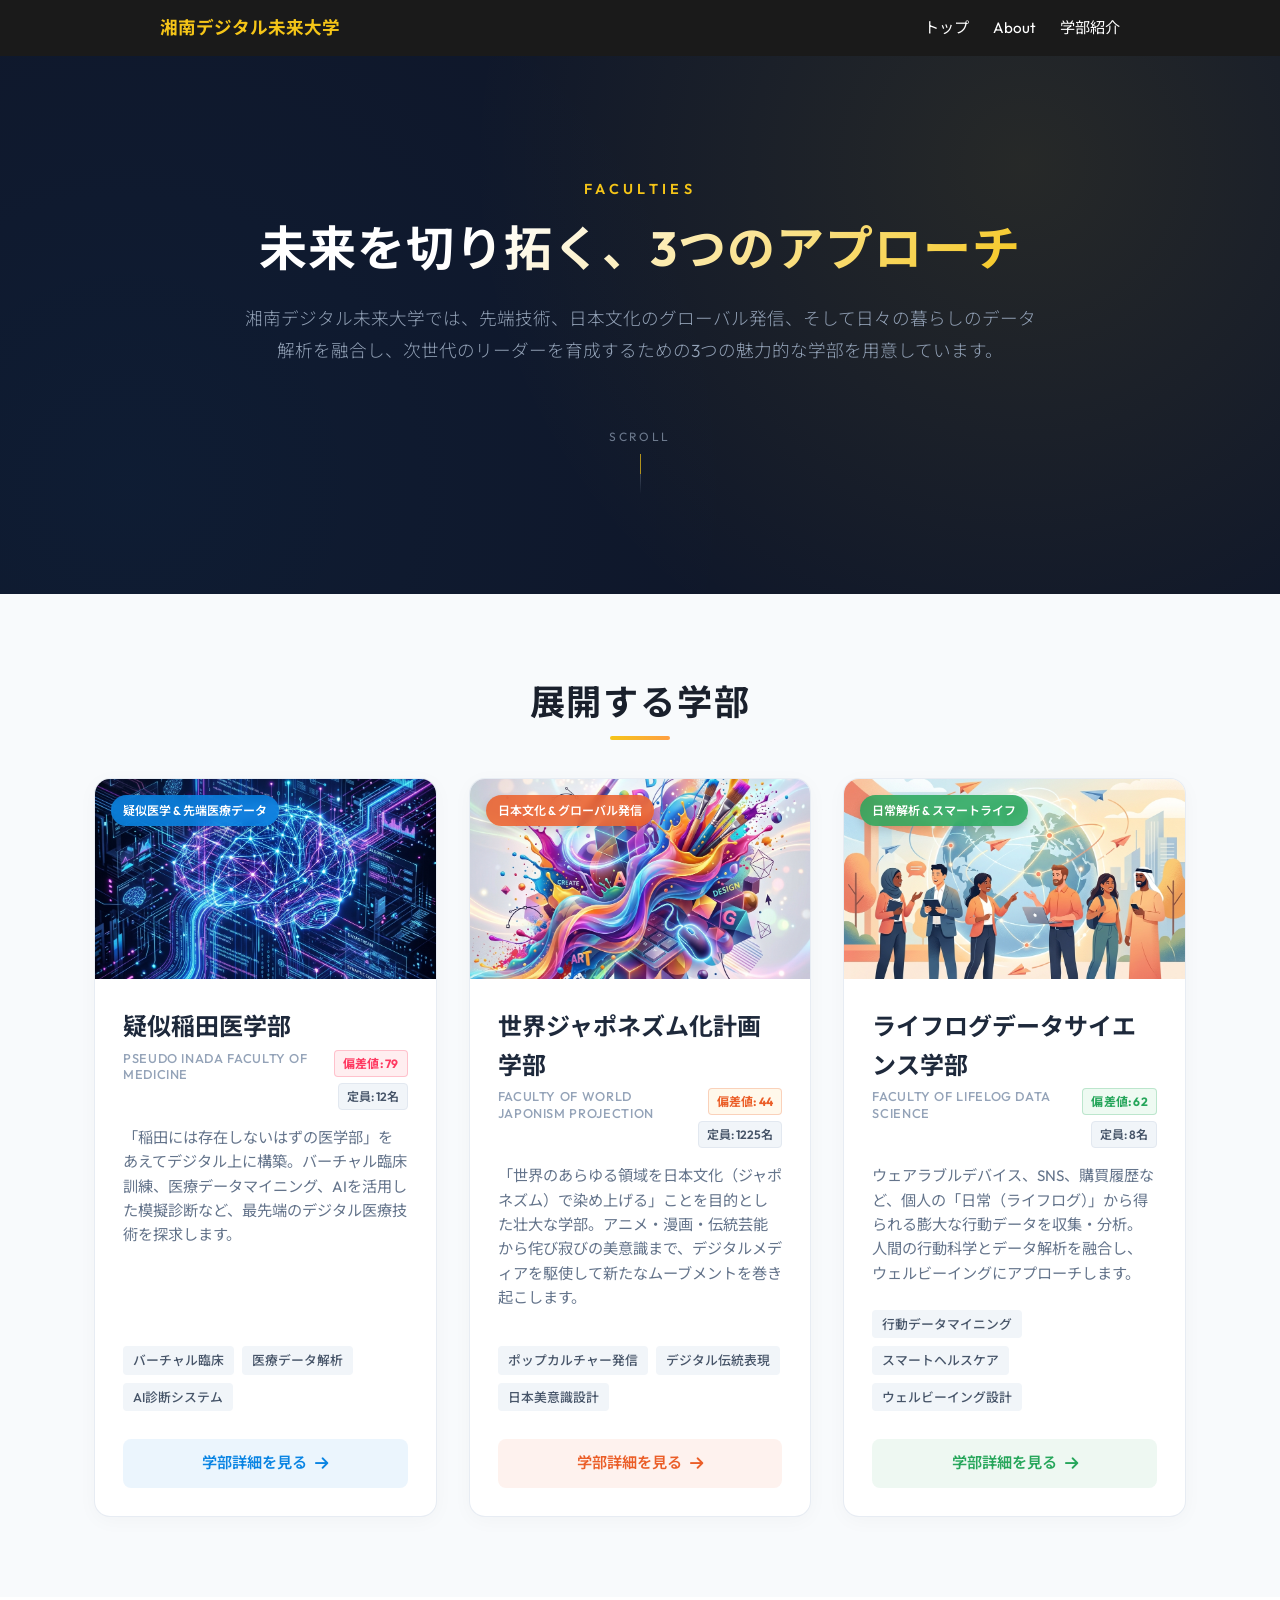
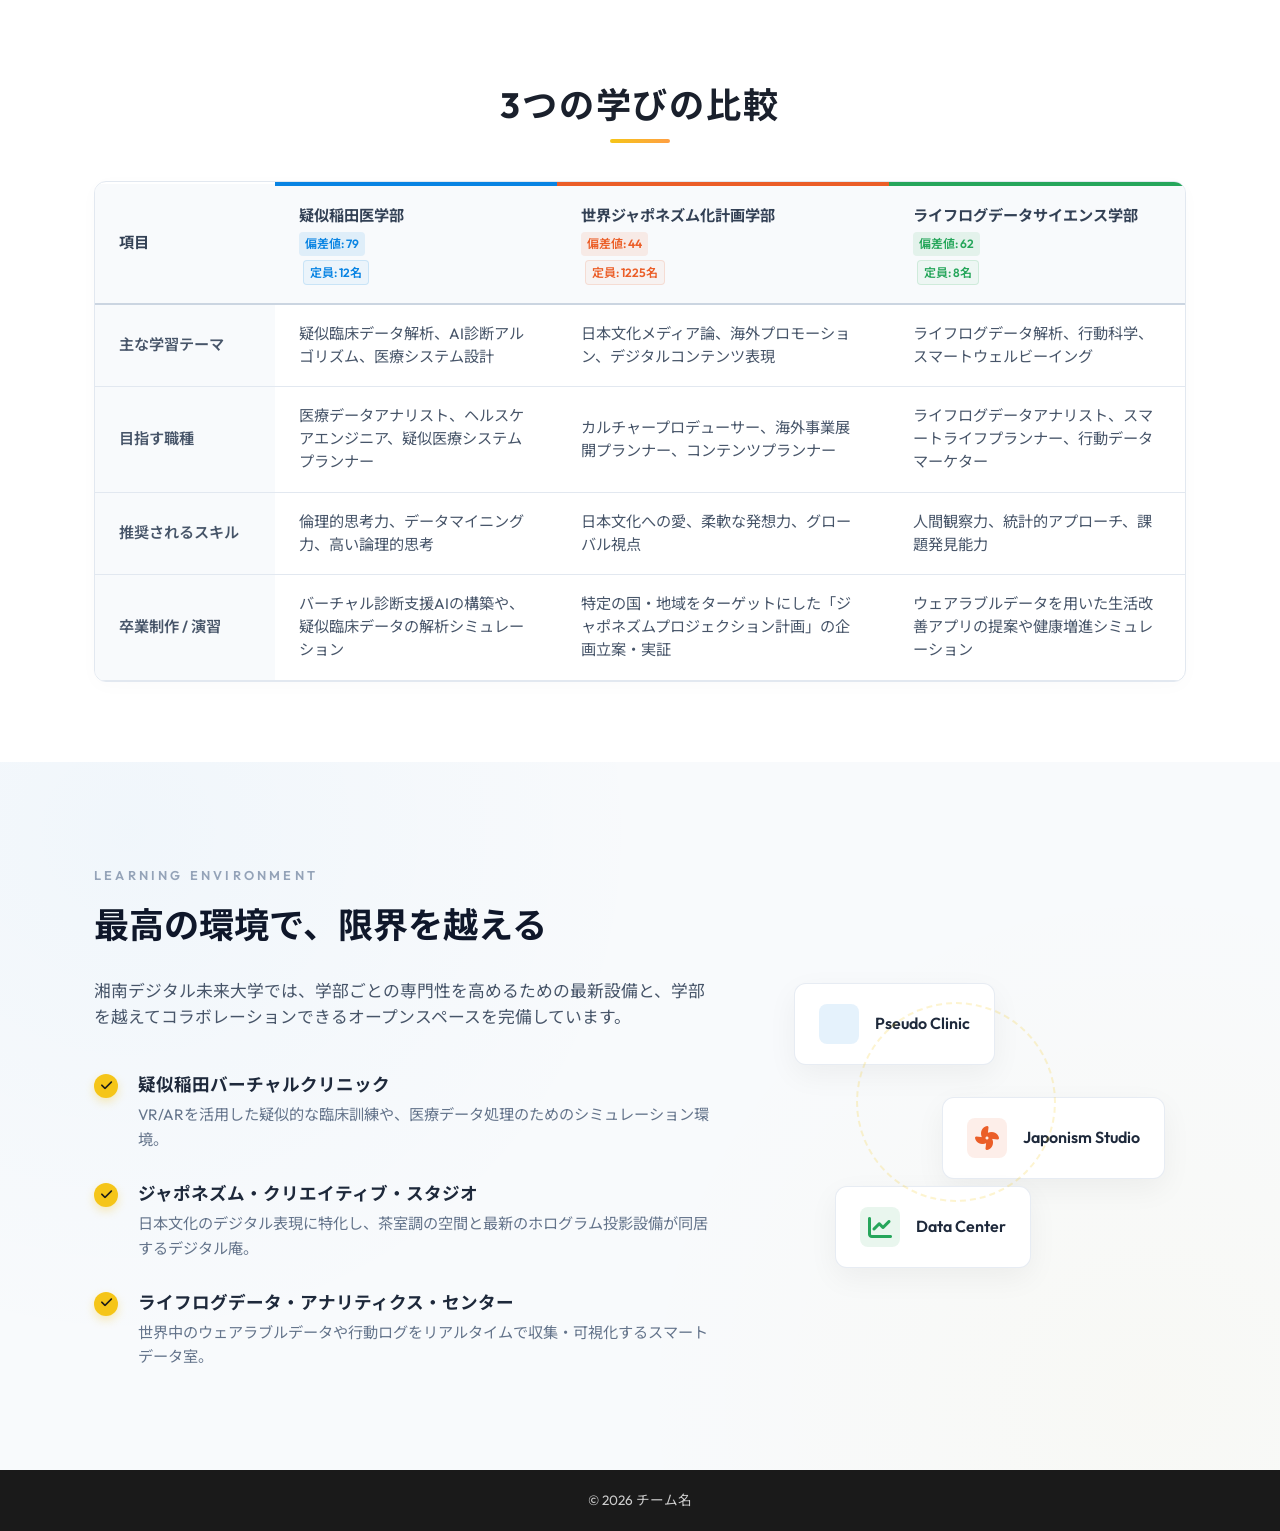
<file: page2/index.html>
<!DOCTYPE html>
<html lang="ja">

<head>
  <meta charset="UTF-8">
  <meta name="viewport" content="width=device-width, initial-scale=1.0">
  <meta name="description"
    content="湘南デジタル未来大学の学部紹介ページです。疑似早稲田医学部、世界ジャポネズム化計画学部、ライフログデータサイエンス学部の3つのユニークな学部で、未来を切り拓くスキルを身につけます。">
  <title>学部紹介 | 湘南デジタル未来大学</title>
  <!-- Google Fonts -->
  <link rel="preconnect" href="https://fonts.googleapis.com">
  <link rel="preconnect" href="https://fonts.gstatic.com" crossorigin>
  <link
    href="https://fonts.googleapis.com/css2?family=Noto+Sans+JP:wght@300;400;500;700&family=Outfit:wght@300;400;500;600;700&display=swap"
    rel="stylesheet">
  <!-- Font Awesome for Icons -->
  <link rel="stylesheet" href="https://cdnjs.cloudflare.com/ajax/libs/font-awesome/6.4.0/css/all.min.css">
  <!-- 共通スタイル（ヘッダー・ナビ・フッター） -->
  <link rel="stylesheet" href="../css/common.css">
  <!-- このページ専用スタイル（style.css に自由に書いてください） -->
  <link rel="stylesheet" href="style.css">
</head>

<body>

  <header class="site-header">
    <nav class="site-nav">
      <a href="../index.html" class="nav-logo">湘南デジタル未来大学</a>
      <button class="menu-toggle" id="menuToggle" aria-label="メニューを開閉する">
        <span class="bar"></span>
        <span class="bar"></span>
        <span class="bar"></span>
      </button>
      <ul class="nav-links" id="navLinks">
        <li><a href="../index.html">トップ</a></li>
        <li><a href="../page1/index.html">About</a></li>
        <li><a href="index.html">学部紹介</a></li>
      </ul>
    </nav>
  </header>

  <!-- ===== メインコンテンツ ===== -->
  <main class="faculty-page">
    <!-- ヒーローセクション -->
    <section class="hero-section">
      <div class="hero-content">
        <span class="hero-subtitle">FACULTIES</span>
        <h1 class="hero-title">未来を切り拓く、3つのアプローチ</h1>
        <p class="hero-description">
          湘南デジタル未来大学では、先端技術、日本文化のグローバル発信、そして日々の暮らしのデータ解析を融合し、次世代のリーダーを育成するための3つの魅力的な学部を用意しています。</p>
      </div>
      <div class="hero-scroll-indicator">
        <span class="scroll-text">SCROLL</span>
        <div class="scroll-line"></div>
      </div>
    </section>

    <!-- 学部紹介セクション -->
    <section class="faculties-section" id="faculties-grid">
      <div class="container">
        <h2 class="section-title">展開する学部</h2>
        <div class="faculties-grid">

          <!-- カード1: 疑似稲田医学部 -->
          <div class="faculty-card info-card">
            <div class="card-img-wrapper">
              <img src="images/faculty_info.png" alt="疑似稲田医学部 イメージ" class="faculty-img">
              <div class="card-badge info-badge">疑似医学 & 先端医療データ</div>
            </div>
            <div class="card-content">
              <h3 class="faculty-name">疑似稲田医学部</h3>
              <div class="faculty-meta">
                <p class="faculty-english">Pseudo Inada Faculty of Medicine</p>
                <div class="meta-badges">
                  <span class="deviation-badge score-high">偏差値: 79</span>
                  <span class="capacity-badge">定員: 12名</span>
                </div>
              </div>
              <p class="faculty-summary">
                「稲田には存在しないはずの医学部」をあえてデジタル上に構築。バーチャル臨床訓練、医療データマイニング、AIを活用した模擬診断など、最先端のデジタル医療技術を探求します。</p>

              <div class="specialties">
                <span class="specialty-tag">バーチャル臨床</span>
                <span class="specialty-tag">医療データ解析</span>
                <span class="specialty-tag">AI診断システム</span>
              </div>

              <a href="#compare-table" class="btn btn-info">
                <span>学部詳細を見る</span>
                <i class="fa-solid fa-arrow-right"></i>
              </a>
            </div>
          </div>

          <!-- カード2: 世界ジャポネズム化計画学部 -->
          <div class="faculty-card design-card">
            <div class="card-img-wrapper">
              <img src="images/faculty_design.png" alt="世界ジャポネズム化計画学部 イメージ" class="faculty-img">
              <div class="card-badge design-badge">日本文化 & グローバル発信</div>
            </div>
            <div class="card-content">
              <h3 class="faculty-name">世界ジャポネズム化計画学部</h3>
              <div class="faculty-meta">
                <p class="faculty-english">Faculty of World Japonism Projection</p>
                <div class="meta-badges">
                  <span class="deviation-badge score-mid">偏差値: 44</span>
                  <span class="capacity-badge">定員: 1225名</span>
                </div>
              </div>
              <p class="faculty-summary">
                「世界のあらゆる領域を日本文化（ジャポネズム）で染め上げる」ことを目的とした壮大な学部。アニメ・漫画・伝統芸能から侘び寂びの美意識まで、デジタルメディアを駆使して新たなムーブメントを巻き起こします。</p>

              <div class="specialties">
                <span class="specialty-tag">ポップカルチャー発信</span>
                <span class="specialty-tag">デジタル伝統表現</span>
                <span class="specialty-tag">日本美意識設計</span>
              </div>

              <a href="#compare-table" class="btn btn-design">
                <span>学部詳細を見る</span>
                <i class="fa-solid fa-arrow-right"></i>
              </a>
            </div>
          </div>

          <!-- カード3: ライフログデータサイエンス学部 -->
          <div class="faculty-card global-card">
            <div class="card-img-wrapper">
              <img src="images/faculty_global.png" alt="ライフログデータサイエンス学部 イメージ" class="faculty-img">
              <div class="card-badge global-badge">日常解析 & スマートライフ</div>
            </div>
            <div class="card-content">
              <h3 class="faculty-name">ライフログデータサイエンス学部</h3>
              <div class="faculty-meta">
                <p class="faculty-english">Faculty of Lifelog Data Science</p>
                <div class="meta-badges">
                  <span class="deviation-badge score-normal">偏差値: 62</span>
                  <span class="capacity-badge">定員: 8名</span>
                </div>
              </div>
              <p class="faculty-summary">
                ウェアラブルデバイス、SNS、購買履歴など、個人の「日常（ライフログ）」から得られる膨大な行動データを収集・分析。人間の行動科学とデータ解析を融合し、ウェルビーイングにアプローチします。</p>

              <div class="specialties">
                <span class="specialty-tag">行動データマイニング</span>
                <span class="specialty-tag">スマートヘルスケア</span>
                <span class="specialty-tag">ウェルビーイング設計</span>
              </div>

              <a href="#compare-table" class="btn btn-global">
                <span>学部詳細を見る</span>
                <i class="fa-solid fa-arrow-right"></i>
              </a>
            </div>
          </div>

        </div>
      </div>
    </section>

    <!-- 特徴・比較セクション -->
    <section class="features-section" id="compare-table">
      <div class="container">
        <h2 class="section-title">3つの学びの比較</h2>
        <div class="table-wrapper">
          <table class="comparison-table">
            <thead>
              <tr>
                <th>項目</th>
                <th class="th-info">疑似稲田医学部<br><span class="table-deviation">偏差値: 79</span><br><span
                    class="table-capacity">定員: 12名</span></th>
                <th class="th-design">世界ジャポネズム化計画学部<br><span class="table-deviation">偏差値: 44</span><br><span
                    class="table-capacity">定員: 1225名</span></th>
                <th class="th-global">ライフログデータサイエンス学部<br><span class="table-deviation">偏差値: 62</span><br><span
                    class="table-capacity">定員: 8名</span></th>
              </tr>
            </thead>
            <tbody>
              <tr>
                <td class="td-label">主な学習テーマ</td>
                <td>疑似臨床データ解析、AI診断アルゴリズム、医療システム設計</td>
                <td>日本文化メディア論、海外プロモーション、デジタルコンテンツ表現</td>
                <td>ライフログデータ解析、行動科学、スマートウェルビーイング</td>
              </tr>
              <tr>
                <td class="td-label">目指す職種</td>
                <td>医療データアナリスト、ヘルスケアエンジニア、疑似医療システムプランナー</td>
                <td>カルチャープロデューサー、海外事業展開プランナー、コンテンツプランナー</td>
                <td>ライフログデータアナリスト、スマートライフプランナー、行動データマーケター</td>
              </tr>
              <tr>
                <td class="td-label">推奨されるスキル</td>
                <td>倫理的思考力、データマイニング力、高い論理的思考</td>
                <td>日本文化への愛、柔軟な発想力、グローバル視点</td>
                <td>人間観察力、統計的アプローチ、課題発見能力</td>
              </tr>
              <tr>
                <td class="td-label">卒業制作 / 演習</td>
                <td>バーチャル診断支援AIの構築や、疑似臨床データの解析シミュレーション</td>
                <td>特定の国・地域をターゲットにした「ジャポネズムプロジェクション計画」の企画立案・実証</td>
                <td>ウェアラブルデータを用いた生活改善アプリの提案や健康増進シミュレーション</td>
              </tr>
            </tbody>
          </table>
        </div>
      </div>
    </section>

    <!-- 学習環境セクション -->
    <section class="environment-section">
      <div class="container">
        <div class="env-layout">
          <div class="env-text-content">
            <span class="env-badge">LEARNING ENVIRONMENT</span>
            <h2 class="env-title">最高の環境で、限界を越える</h2>
            <p class="env-desc">湘南デジタル未来大学では、学部ごとの専門性を高めるための最新設備と、学部を越えてコラボレーションできるオープンスペースを完備しています。</p>
            <ul class="env-list">
              <li>
                <i class="fa-solid fa-check env-icon"></i>
                <div>
                  <strong>疑似稲田バーチャルクリニック</strong>
                  <p>VR/ARを活用した疑似的な臨床訓練や、医療データ処理のためのシミュレーション環境。</p>
                </div>
              </li>
              <li>
                <i class="fa-solid fa-check env-icon"></i>
                <div>
                  <strong>ジャポネズム・クリエイティブ・スタジオ</strong>
                  <p>日本文化のデジタル表現に特化し、茶室調の空間と最新のホログラム投影設備が同居するデジタル庵。</p>
                </div>
              </li>
              <li>
                <i class="fa-solid fa-check env-icon"></i>
                <div>
                  <strong>ライフログデータ・アナリティクス・センター</strong>
                  <p>世界中のウェアラブルデータや行動ログをリアルタイムで収集・可視化するスマートデータ室。</p>
                </div>
              </li>
            </ul>
          </div>
          <div class="env-visual">
            <div class="env-card env-card-1">
              <i class="fa-solid fa-heartpulse"></i>
              <span>Pseudo Clinic</span>
            </div>
            <div class="env-card env-card-2">
              <i class="fa-solid fa-fan"></i>
              <span>Japonism Studio</span>
            </div>
            <div class="env-card env-card-3">
              <i class="fa-solid fa-chart-line"></i>
              <span>Data Center</span>
            </div>
            <div class="env-circle-deco"></div>
          </div>
        </div>
      </div>
    </section>
  </main>

  <!-- ===== フッター（common.css で管理） ===== -->
  <footer class="site-footer">
    <p>&copy; 2026 チーム名</p>
  </footer>
  <script src="../js/common.js"></script>
</body>
</html>
</file>
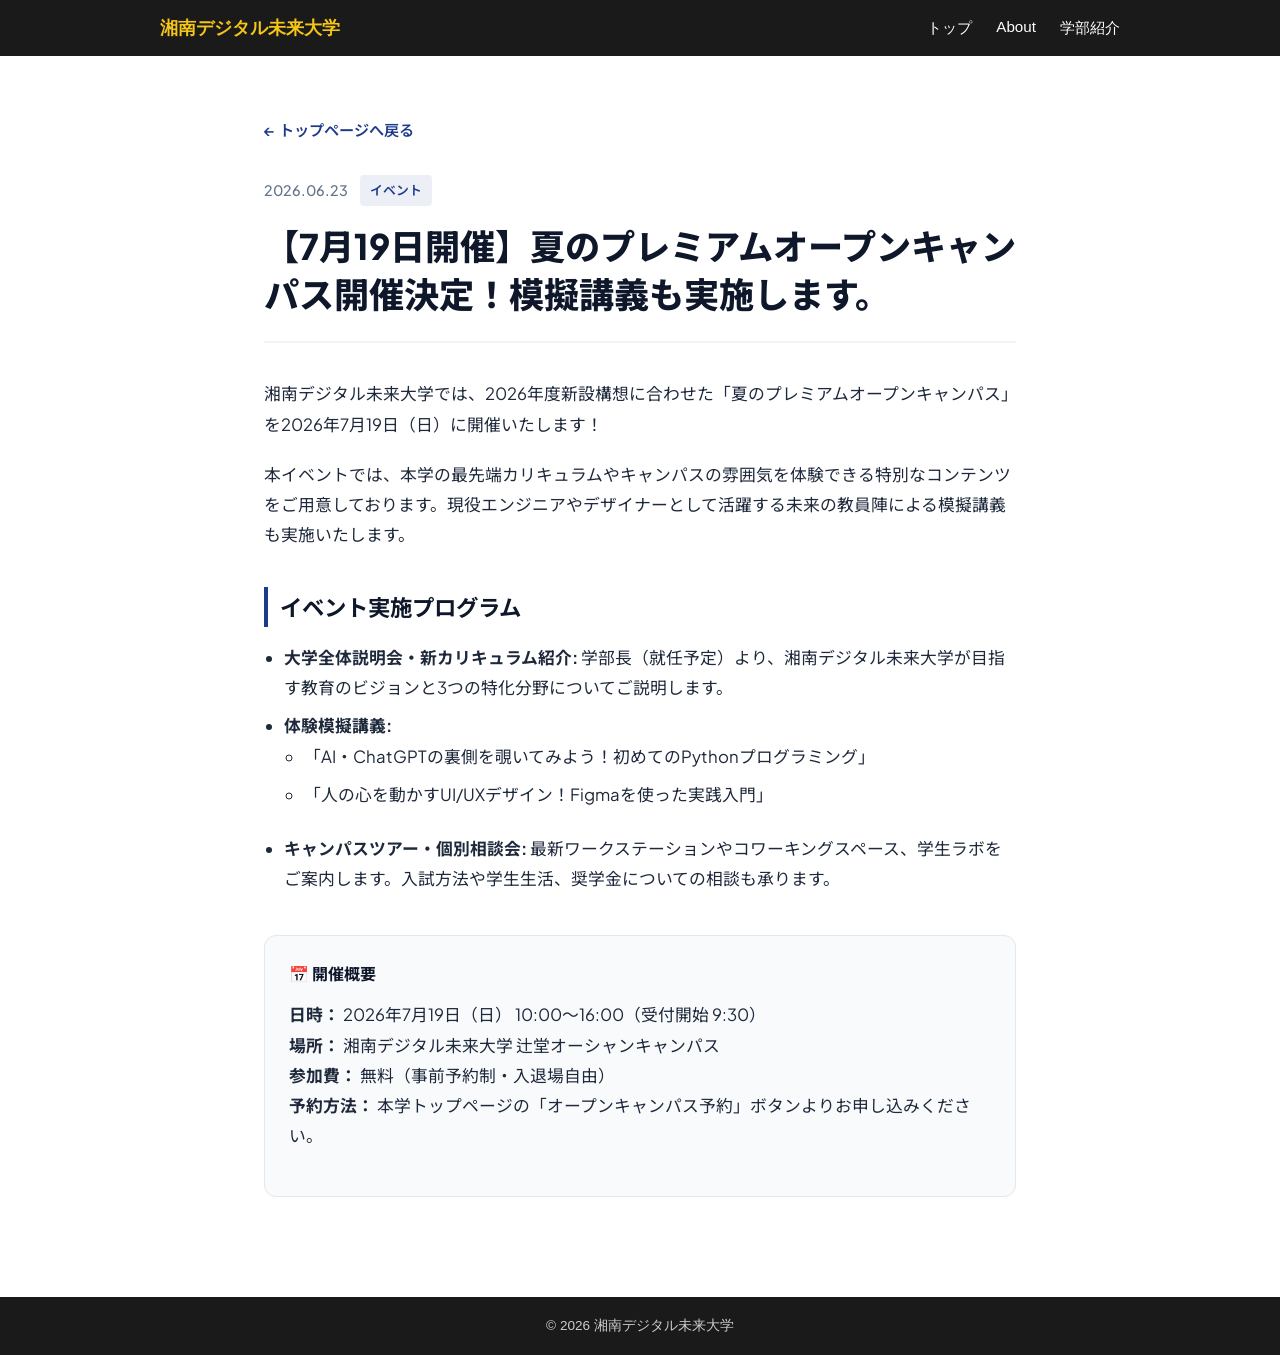
<file: news/news1.html>
<!DOCTYPE html>
<html lang="ja">
<head>
  <meta charset="UTF-8">
  <meta name="viewport" content="width=device-width, initial-scale=1.0">
  <title>【7月19日開催】夏のプレミアムオープンキャンパス開催決定！ | 湘南デジタル未来大学</title>
  <link rel="stylesheet" href="../css/common.css">
</head>
<body>

  <!-- ===== ヘッダー ===== -->
  <header class="site-header">
    <nav class="site-nav">
      <a href="../index.html" class="nav-logo">湘南デジタル未来大学</a>
      <ul class="nav-links">
        <li><a href="../index.html">トップ</a></li>
        <li><a href="../page1/index.html">About</a></li>
        <li><a href="../page2/index.html">学部紹介</a></li>
      </ul>
    </nav>
  </header>

  <!-- ===== メインコンテンツ ===== -->
  <main class="news-detail-wrapper">
    <style>
      @import url('https://fonts.googleapis.com/css2?family=Noto+Sans+JP:wght@300;400;500;700&family=Plus+Jakarta+Sans:wght@400;500;600;700;800&display=swap');
      
      .news-detail-wrapper {
        font-family: 'Plus Jakarta Sans', 'Noto Sans JP', sans-serif;
        max-width: 800px;
        margin: 0 auto;
        padding: 60px 24px 100px 24px;
        color: #1e293b;
        line-height: 1.8;
      }
      
      .news-back-link {
        display: inline-flex;
        align-items: center;
        gap: 6px;
        color: #1e3a8a;
        text-decoration: none;
        font-weight: 600;
        font-size: 0.95rem;
        margin-bottom: 32px;
        transition: all 0.2s ease;
      }
      
      .news-back-link:hover {
        transform: translateX(-4px);
        color: #2563eb;
      }
      
      .news-header {
        border-bottom: 2px solid #f1f5f9;
        padding-bottom: 24px;
        margin-bottom: 36px;
      }
      
      .news-meta {
        display: flex;
        align-items: center;
        gap: 12px;
        margin-bottom: 16px;
      }
      
      .news-date {
        font-size: 0.9rem;
        color: #64748b;
        font-weight: 500;
      }
      
      .news-tag {
        font-size: 0.8rem;
        padding: 4px 10px;
        border-radius: 4px;
        font-weight: 600;
      }
      
      .tag-event {
        background: rgba(30, 58, 138, 0.08);
        color: #1e3a8a;
      }
      
      .news-title {
        font-size: 2.2rem;
        font-weight: 800;
        line-height: 1.35;
        color: #0f172a;
      }
      
      .news-content h3 {
        font-size: 1.4rem;
        font-weight: 700;
        margin-top: 36px;
        margin-bottom: 16px;
        color: #0f172a;
        border-left: 4px solid #1e3a8a;
        padding-left: 12px;
      }
      
      .news-content p {
        margin-bottom: 20px;
        font-size: 1.05rem;
      }
      
      .news-content ul {
        margin-bottom: 24px;
        padding-left: 20px;
      }
      
      .news-content li {
        margin-bottom: 8px;
        font-size: 1.05rem;
      }
      
      .news-info-box {
        background-color: #f8fafc;
        border-radius: 12px;
        padding: 24px;
        border: 1px solid #e2e8f0;
        margin-top: 40px;
      }
      
      .news-info-title {
        font-weight: 700;
        margin-bottom: 12px;
        color: #0f172a;
      }
    </style>

    <a href="../index.html" class="news-back-link">← トップページへ戻る</a>

    <article>
      <header class="news-header">
        <div class="news-meta">
          <span class="news-date">2026.06.23</span>
          <span class="news-tag tag-event">イベント</span>
        </div>
        <h1 class="news-title">【7月19日開催】夏のプレミアムオープンキャンパス開催決定！模擬講義も実施します。</h1>
      </header>

      <div class="news-content">
        <p>湘南デジタル未来大学では、2026年度新設構想に合わせた「夏のプレミアムオープンキャンパス」を2026年7月19日（日）に開催いたします！</p>
        <p>本イベントでは、本学の最先端カリキュラムやキャンパスの雰囲気を体験できる特別なコンテンツをご用意しております。現役エンジニアやデザイナーとして活躍する未来の教員陣による模擬講義も実施いたします。</p>
        
        <h3>イベント実施プログラム</h3>
        <ul>
          <li><strong>大学全体説明会・新カリキュラム紹介:</strong> 学部長（就任予定）より、湘南デジタル未来大学が目指す教育のビジョンと3つの特化分野についてご説明します。</li>
          <li><strong>体験模擬講義:</strong>
            <ul>
              <li>「AI・ChatGPTの裏側を覗いてみよう！初めてのPythonプログラミング」</li>
              <li>「人の心を動かすUI/UXデザイン！Figmaを使った実践入門」</li>
            </ul>
          </li>
          <li><strong>キャンパスツアー・個別相談会:</strong> 最新ワークステーションやコワーキングスペース、学生ラボをご案内します。入試方法や学生生活、奨学金についての相談も承ります。</li>
        </ul>

        <div class="news-info-box">
          <div class="news-info-title">📅 開催概要</div>
          <p>
            <strong>日時：</strong> 2026年7月19日（日） 10:00〜16:00（受付開始 9:30）<br>
            <strong>場所：</strong> 湘南デジタル未来大学 辻堂オーシャンキャンパス<br>
            <strong>参加費：</strong> 無料（事前予約制・入退場自由）<br>
            <strong>予約方法：</strong> 本学トップページの「オープンキャンパス予約」ボタンよりお申し込みください。
          </p>
        </div>
      </div>
    </article>
  </main>

  <!-- ===== フッター ===== -->
  <footer class="site-footer">
    <p>&copy; 2026 湘南デジタル未来大学</p>
  </footer>

</body>
</html>
</file>
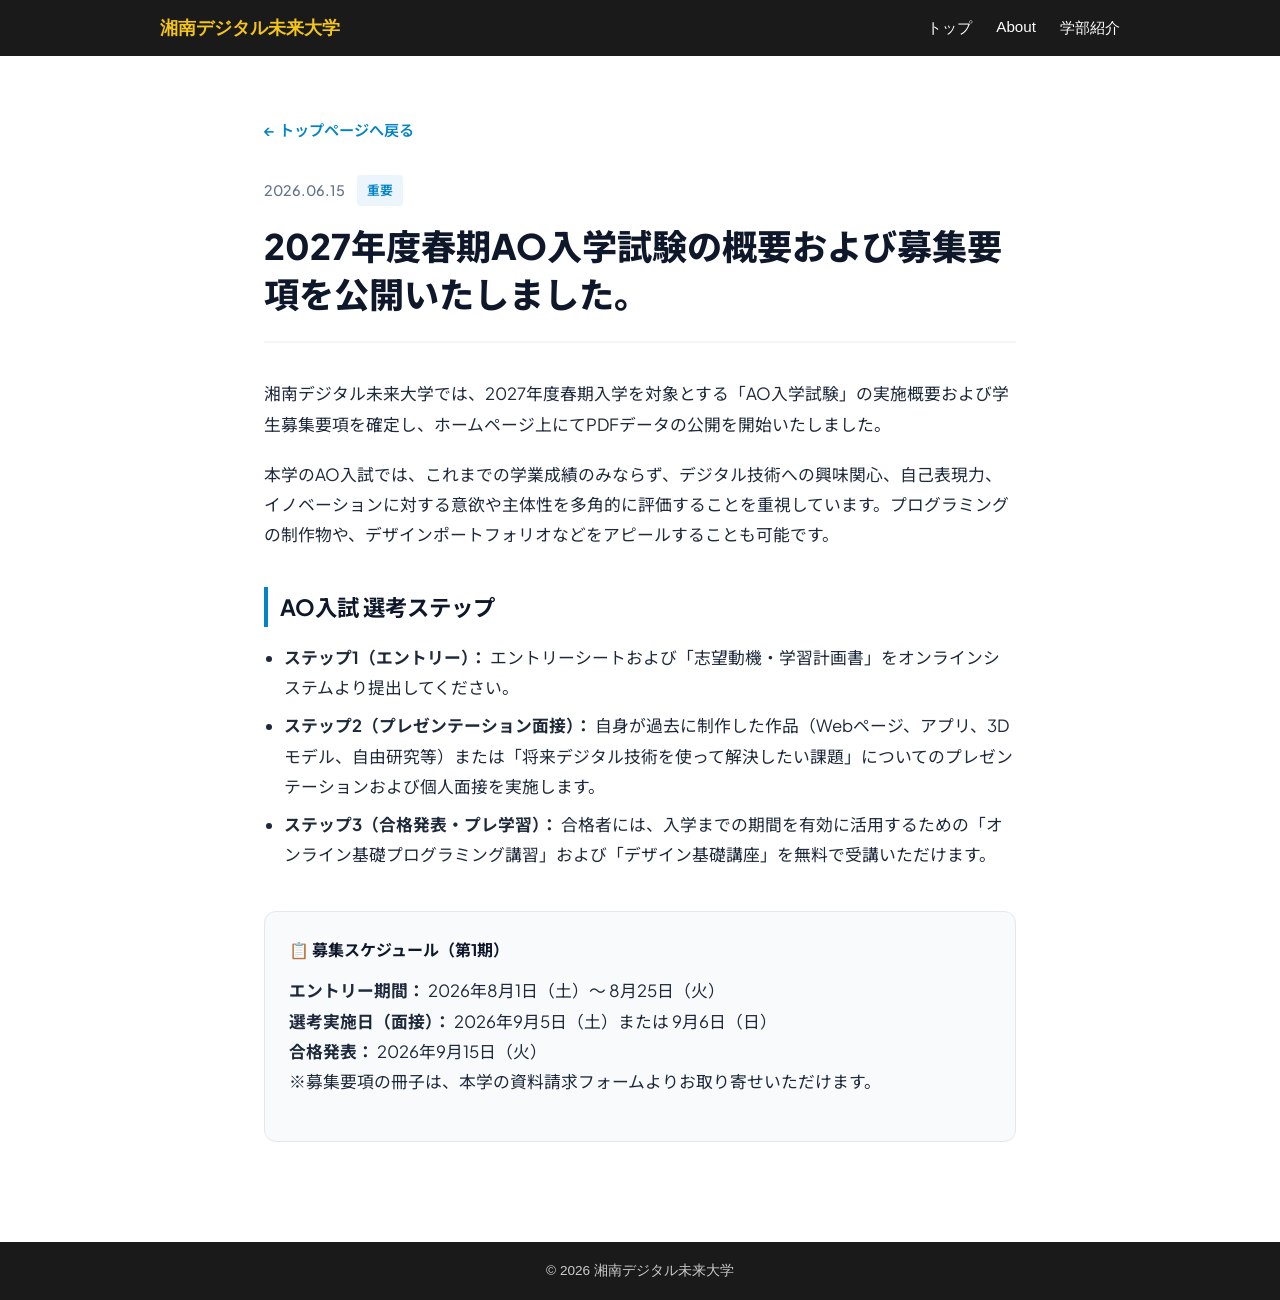
<file: news/news2.html>
<!DOCTYPE html>
<html lang="ja">
<head>
  <meta charset="UTF-8">
  <meta name="viewport" content="width=device-width, initial-scale=1.0">
  <title>2027年度春期AO入学試験の概要および募集要項公開 | 湘南デジタル未来大学</title>
  <link rel="stylesheet" href="../css/common.css">
</head>
<body>

  <!-- ===== ヘッダー ===== -->
  <header class="site-header">
    <nav class="site-nav">
      <a href="../index.html" class="nav-logo">湘南デジタル未来大学</a>
      <ul class="nav-links">
        <li><a href="../index.html">トップ</a></li>
        <li><a href="../page1/index.html">About</a></li>
        <li><a href="../page2/index.html">学部紹介</a></li>
      </ul>
    </nav>
  </header>

  <!-- ===== メインコンテンツ ===== -->
  <main class="news-detail-wrapper">
    <style>
      @import url('https://fonts.googleapis.com/css2?family=Noto+Sans+JP:wght@300;400;500;700&family=Plus+Jakarta+Sans:wght@400;500;600;700;800&display=swap');
      
      .news-detail-wrapper {
        font-family: 'Plus Jakarta Sans', 'Noto Sans JP', sans-serif;
        max-width: 800px;
        margin: 0 auto;
        padding: 60px 24px 100px 24px;
        color: #1e293b;
        line-height: 1.8;
      }
      
      .news-back-link {
        display: inline-flex;
        align-items: center;
        gap: 6px;
        color: #0284c7;
        text-decoration: none;
        font-weight: 600;
        font-size: 0.95rem;
        margin-bottom: 32px;
        transition: all 0.2s ease;
      }
      
      .news-back-link:hover {
        transform: translateX(-4px);
        color: #0369a1;
      }
      
      .news-header {
        border-bottom: 2px solid #f1f5f9;
        padding-bottom: 24px;
        margin-bottom: 36px;
      }
      
      .news-meta {
        display: flex;
        align-items: center;
        gap: 12px;
        margin-bottom: 16px;
      }
      
      .news-date {
        font-size: 0.9rem;
        color: #64748b;
        font-weight: 500;
      }
      
      .news-tag {
        font-size: 0.8rem;
        padding: 4px 10px;
        border-radius: 4px;
        font-weight: 600;
      }
      
      .tag-info {
        background: rgba(2, 132, 199, 0.08);
        color: #0284c7;
      }
      
      .news-title {
        font-size: 2.2rem;
        font-weight: 800;
        line-height: 1.35;
        color: #0f172a;
      }
      
      .news-content h3 {
        font-size: 1.4rem;
        font-weight: 700;
        margin-top: 36px;
        margin-bottom: 16px;
        color: #0f172a;
        border-left: 4px solid #0284c7;
        padding-left: 12px;
      }
      
      .news-content p {
        margin-bottom: 20px;
        font-size: 1.05rem;
      }
      
      .news-content ul {
        margin-bottom: 24px;
        padding-left: 20px;
      }
      
      .news-content li {
        margin-bottom: 8px;
        font-size: 1.05rem;
      }
      
      .news-info-box {
        background-color: #f8fafc;
        border-radius: 12px;
        padding: 24px;
        border: 1px solid #e2e8f0;
        margin-top: 40px;
      }
      
      .news-info-title {
        font-weight: 700;
        margin-bottom: 12px;
        color: #0f172a;
      }
    </style>

    <a href="../index.html" class="news-back-link">← トップページへ戻る</a>

    <article>
      <header class="news-header">
        <div class="news-meta">
          <span class="news-date">2026.06.15</span>
          <span class="news-tag tag-info">重要</span>
        </div>
        <h1 class="news-title">2027年度春期AO入学試験の概要および募集要項を公開いたしました。</h1>
      </header>

      <div class="news-content">
        <p>湘南デジタル未来大学では、2027年度春期入学を対象とする「AO入学試験」の実施概要および学生募集要項を確定し、ホームページ上にてPDFデータの公開を開始いたしました。</p>
        <p>本学のAO入試では、これまでの学業成績のみならず、デジタル技術への興味関心、自己表現力、イノベーションに対する意欲や主体性を多角的に評価することを重視しています。プログラミングの制作物や、デザインポートフォリオなどをアピールすることも可能です。</p>
        
        <h3>AO入試 選考ステップ</h3>
        <ul>
          <li><strong>ステップ1（エントリー）：</strong> エントリーシートおよび「志望動機・学習計画書」をオンラインシステムより提出してください。</li>
          <li><strong>ステップ2（プレゼンテーション面接）：</strong> 自身が過去に制作した作品（Webページ、アプリ、3Dモデル、自由研究等）または「将来デジタル技術を使って解決したい課題」についてのプレゼンテーションおよび個人面接を実施します。</li>
          <li><strong>ステップ3（合格発表・プレ学習）：</strong> 合格者には、入学までの期間を有効に活用するための「オンライン基礎プログラミング講習」および「デザイン基礎講座」を無料で受講いただけます。</li>
        </ul>

        <div class="news-info-box">
          <div class="news-info-title">📋 募集スケジュール（第1期）</div>
          <p>
            <strong>エントリー期間：</strong> 2026年8月1日（土）〜 8月25日（火）<br>
            <strong>選考実施日（面接）：</strong> 2026年9月5日（土）または 9月6日（日）<br>
            <strong>合格発表：</strong> 2026年9月15日（火）<br>
            ※募集要項の冊子は、本学の資料請求フォームよりお取り寄せいただけます。
          </p>
        </div>
      </div>
    </article>
  </main>

  <!-- ===== フッター ===== -->
  <footer class="site-footer">
    <p>&copy; 2026 湘南デジタル未来大学</p>
  </footer>

</body>
</html>
</file>
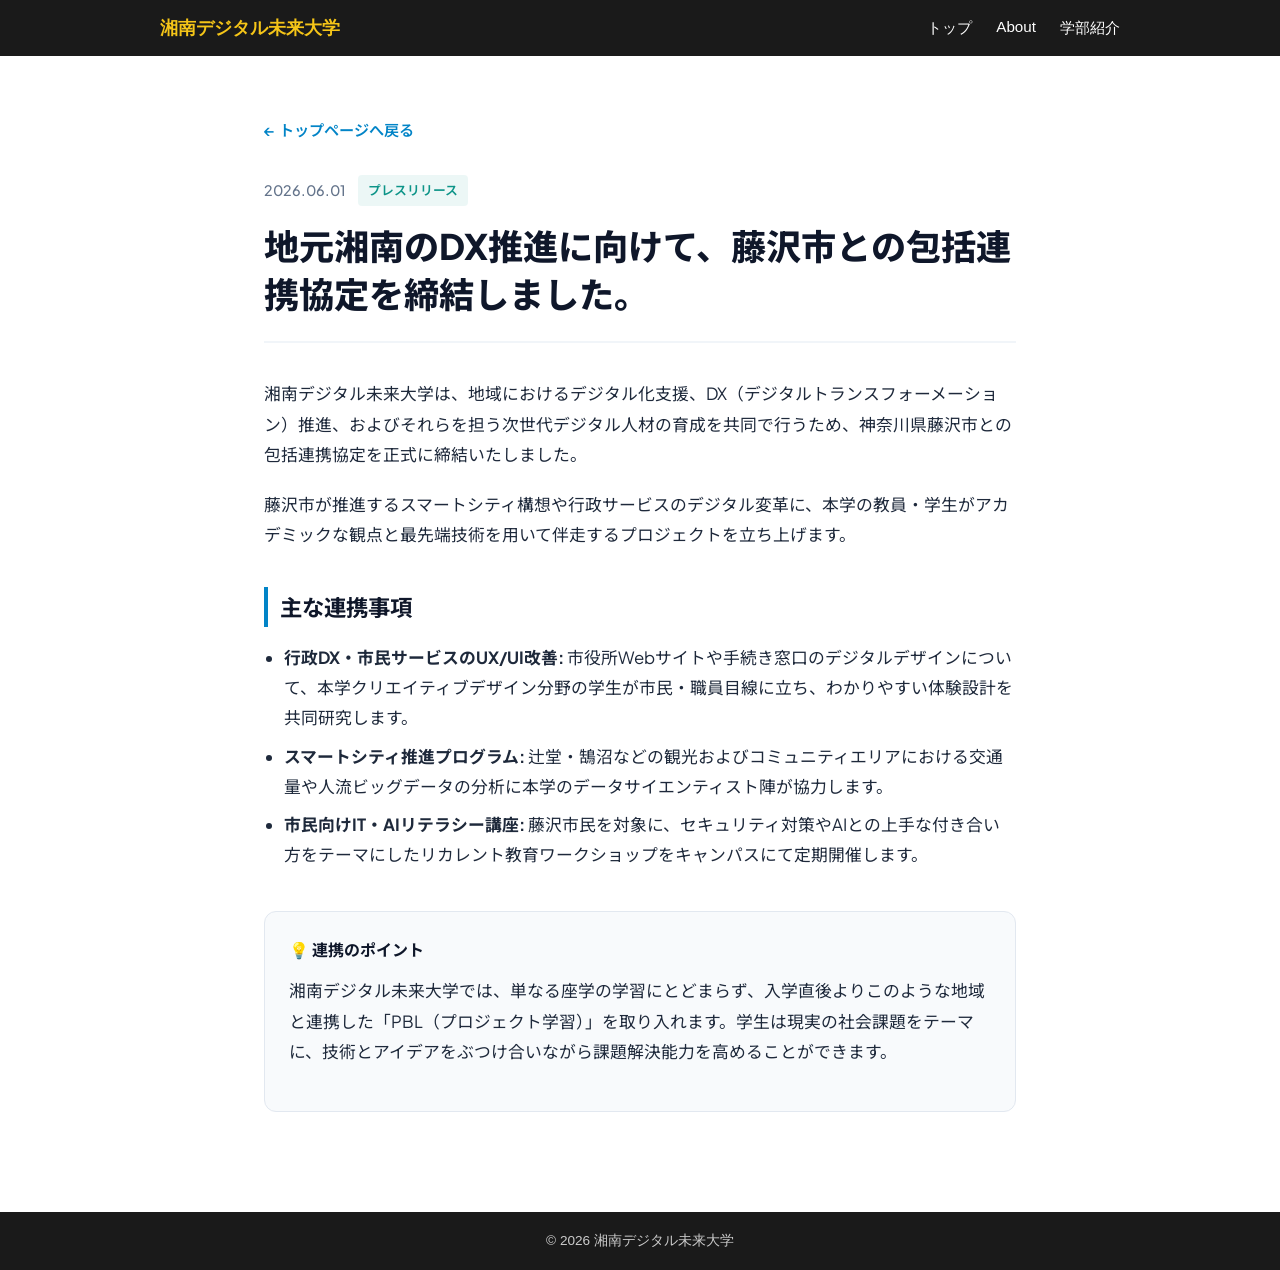
<file: news/news3.html>
<!DOCTYPE html>
<html lang="ja">
<head>
  <meta charset="UTF-8">
  <meta name="viewport" content="width=device-width, initial-scale=1.0">
  <title>地元湘南のDX推進に向けて、藤沢市との包括連携協定を締結 | 湘南デジタル未来大学</title>
  <link rel="stylesheet" href="../css/common.css">
</head>
<body>

  <!-- ===== ヘッダー ===== -->
  <header class="site-header">
    <nav class="site-nav">
      <a href="../index.html" class="nav-logo">湘南デジタル未来大学</a>
      <ul class="nav-links">
        <li><a href="../index.html">トップ</a></li>
        <li><a href="../page1/index.html">About</a></li>
        <li><a href="../page2/index.html">学部紹介</a></li>
      </ul>
    </nav>
  </header>

  <!-- ===== メインコンテンツ ===== -->
  <main class="news-detail-wrapper">
    <style>
      @import url('https://fonts.googleapis.com/css2?family=Noto+Sans+JP:wght@300;400;500;700&family=Plus+Jakarta+Sans:wght@400;500;600;700;800&display=swap');
      
      .news-detail-wrapper {
        font-family: 'Plus Jakarta Sans', 'Noto Sans JP', sans-serif;
        max-width: 800px;
        margin: 0 auto;
        padding: 60px 24px 100px 24px;
        color: #1e293b;
        line-height: 1.8;
      }
      
      .news-back-link {
        display: inline-flex;
        align-items: center;
        gap: 6px;
        color: #0284c7;
        text-decoration: none;
        font-weight: 600;
        font-size: 0.95rem;
        margin-bottom: 32px;
        transition: all 0.2s ease;
      }
      
      .news-back-link:hover {
        transform: translateX(-4px);
        color: #0369a1;
      }
      
      .news-header {
        border-bottom: 2px solid #f1f5f9;
        padding-bottom: 24px;
        margin-bottom: 36px;
      }
      
      .news-meta {
        display: flex;
        align-items: center;
        gap: 12px;
        margin-bottom: 16px;
      }
      
      .news-date {
        font-size: 0.9rem;
        color: #64748b;
        font-weight: 500;
      }
      
      .news-tag {
        font-size: 0.8rem;
        padding: 4px 10px;
        border-radius: 4px;
        font-weight: 600;
      }
      
      .tag-event {
        background: rgba(13, 148, 136, 0.08);
        color: #0d9488;
      }
      
      .news-title {
        font-size: 2.2rem;
        font-weight: 800;
        line-height: 1.35;
        color: #0f172a;
      }
      
      .news-content h3 {
        font-size: 1.4rem;
        font-weight: 700;
        margin-top: 36px;
        margin-bottom: 16px;
        color: #0f172a;
        border-left: 4px solid #0284c7;
        padding-left: 12px;
      }
      
      .news-content p {
        margin-bottom: 20px;
        font-size: 1.05rem;
      }
      
      .news-content ul {
        margin-bottom: 24px;
        padding-left: 20px;
      }
      
      .news-content li {
        margin-bottom: 8px;
        font-size: 1.05rem;
      }
      
      .news-info-box {
        background-color: #f8fafc;
        border-radius: 12px;
        padding: 24px;
        border: 1px solid #e2e8f0;
        margin-top: 40px;
      }
      
      .news-info-title {
        font-weight: 700;
        margin-bottom: 12px;
        color: #0f172a;
      }
    </style>

    <a href="../index.html" class="news-back-link">← トップページへ戻る</a>

    <article>
      <header class="news-header">
        <div class="news-meta">
          <span class="news-date">2026.06.01</span>
          <span class="news-tag tag-event">プレスリリース</span>
        </div>
        <h1 class="news-title">地元湘南のDX推進に向けて、藤沢市との包括連携協定を締結しました。</h1>
      </header>

      <div class="news-content">
        <p>湘南デジタル未来大学は、地域におけるデジタル化支援、DX（デジタルトランスフォーメーション）推進、およびそれらを担う次世代デジタル人材の育成を共同で行うため、神奈川県藤沢市との包括連携協定を正式に締結いたしました。</p>
        <p>藤沢市が推進するスマートシティ構想や行政サービスのデジタル変革に、本学の教員・学生がアカデミックな観点と最先端技術を用いて伴走するプロジェクトを立ち上げます。</p>
        
        <h3>主な連携事項</h3>
        <ul>
          <li><strong>行政DX・市民サービスのUX/UI改善:</strong> 市役所Webサイトや手続き窓口のデジタルデザインについて、本学クリエイティブデザイン分野の学生が市民・職員目線に立ち、わかりやすい体験設計を共同研究します。</li>
          <li><strong>スマートシティ推進プログラム:</strong> 辻堂・鵠沼などの観光およびコミュニティエリアにおける交通量や人流ビッグデータの分析に本学のデータサイエンティスト陣が協力します。</li>
          <li><strong>市民向けIT・AIリテラシー講座:</strong> 藤沢市民を対象に、セキュリティ対策やAIとの上手な付き合い方をテーマにしたリカレント教育ワークショップをキャンパスにて定期開催します。</li>
        </ul>

        <div class="news-info-box">
          <div class="news-info-title">💡 連携のポイント</div>
          <p>
            湘南デジタル未来大学では、単なる座学の学習にとどまらず、入学直後よりこのような地域と連携した「PBL（プロジェクト学習）」を取り入れます。学生は現実の社会課題をテーマに、技術とアイデアをぶつけ合いながら課題解決能力を高めることができます。
          </p>
        </div>
      </div>
    </article>
  </main>

  <!-- ===== フッター ===== -->
  <footer class="site-footer">
    <p>&copy; 2026 湘南デジタル未来大学</p>
  </footer>

</body>
</html>
</file>
<file: css/common.css>
/* ============================================================
   common.css — 全ページ共通スタイル
   ヘッダー・ナビゲーション・フッターを管理しています。

   【重要】このファイルを変更する場合は
   チーム全員に相談してから変更してください。
   個人ページのスタイルは各ページの style.css に書いてください。
   ============================================================ */


/* ===== カラー変数 =====
   サイト全体の色はここで一括管理しています。
   チームで話し合って色を決めたら、ここの値を書き換えてください。
   ============================================================ */
:root {
  --color-primary:     #F5C518; /* メインカラー（ロゴ・アクセント） */
  --color-text:        #333333; /* 本文テキスト */
  --color-bg:          #ffffff; /* ページ背景 */
  --color-header-bg:   #1a1a1a; /* ヘッダー背景 */
  --color-footer-bg:   #1a1a1a; /* フッター背景 */
  --color-footer-text: #cccccc; /* フッターテキスト */
}


/* ===== 最小リセット ===== */
*, *::before, *::after {
  box-sizing: border-box;
  margin: 0;
  padding: 0;
}

body {
  font-family: sans-serif;
  color: var(--color-text);
  background-color: var(--color-bg);
}


/* ============================================================
   ここより下は触らないでください。
   レイアウトが崩れる原因になります。
   変更が必要な場合は必ずチームに相談してください。
   ============================================================ */


/* ===== ヘッダー ===== */
.site-header {
  background-color: var(--color-header-bg);
  padding: 0 24px;
}

.site-nav {
  max-width: 960px;
  margin: 0 auto;
  height: 56px;
  display: flex;
  align-items: center;
  justify-content: space-between;
}

.nav-logo {
  color: var(--color-primary);
  text-decoration: none;
  font-weight: bold;
  font-size: 1.1rem;
}

.nav-links {
  list-style: none;
  display: flex;
  gap: 24px;
}

.nav-links a {
  color: #ffffff;
  text-decoration: none;
  font-size: 0.95rem;
}

.nav-links a:hover {
  color: var(--color-primary);
}


/* ===== フッター ===== */
.site-footer {
  background-color: var(--color-footer-bg);
  color: var(--color-footer-text);
  text-align: center;
  padding: 20px;
  font-size: 0.85rem;
}


/* ============================================================
   ハンバーガーメニュー（スマホ用）
   ============================================================ */

/* ハンバーガーボタン本体：PC では非表示 */
.menu-toggle {
  display: none;
  flex-direction: column;
  justify-content: center;
  align-items: center;
  gap: 5px;
  width: 40px;
  height: 40px;
  background: none;
  border: none;
  cursor: pointer;
  padding: 4px;
  border-radius: 6px;
  transition: background 0.2s ease;
  z-index: 1001;
}

.menu-toggle:hover {
  background: rgba(255, 255, 255, 0.1);
}

/* 三本線 */
.menu-toggle .bar {
  display: block;
  width: 22px;
  height: 2px;
  background-color: #ffffff;
  border-radius: 2px;
  transition: transform 0.35s cubic-bezier(0.23, 1, 0.32, 1),
              opacity   0.25s ease,
              width     0.25s ease;
  transform-origin: center;
}

/* アクティブ時：✕ に変化 */
.menu-toggle.active .bar:nth-child(1) {
  transform: translateY(7px) rotate(45deg);
}
.menu-toggle.active .bar:nth-child(2) {
  opacity: 0;
  width: 0;
}
.menu-toggle.active .bar:nth-child(3) {
  transform: translateY(-7px) rotate(-45deg);
}

/* ===== スマホ表示（768px 以下）===== */
@media (max-width: 768px) {
  /* ヘッダー高さを少し広げる */
  .site-nav {
    height: 60px;
    position: relative;
  }

  /* ハンバーガーボタンを表示 */
  .menu-toggle {
    display: flex;
  }

  /* ナビリンクリスト：デフォルトで非表示 */
  .nav-links {
    display: flex;
    flex-direction: column;
    gap: 0;
    position: fixed;
    top: 0;
    right: 0;
    width: min(80vw, 280px);
    height: 100dvh;
    background: rgba(20, 20, 20, 0.85);
    backdrop-filter: blur(16px);
    -webkit-backdrop-filter: blur(16px);
    border-left: 1px solid rgba(245, 197, 24, 0.2);
    padding: 80px 0 32px;
    transform: translateX(100%);
    transition: transform 0.4s cubic-bezier(0.23, 1, 0.32, 1);
    z-index: 1000;
    list-style: none;
    overflow-y: auto;
  }

  /* メニューオープン時：スライドイン */
  .nav-links.active {
    transform: translateX(0);
  }

  /* 各リンクアイテム */
  .nav-links li {
    border-bottom: 1px solid rgba(255, 255, 255, 0.07);
  }

  .nav-links a {
    display: block;
    padding: 18px 28px;
    font-size: 1rem;
    color: #ffffff;
    letter-spacing: 0.04em;
    transition: background 0.2s ease, color 0.2s ease, padding-left 0.2s ease;
  }

  .nav-links a:hover {
    background: rgba(245, 197, 24, 0.1);
    color: var(--color-primary);
    padding-left: 36px;
  }

  /* メニューが開いているとき、背景スクロールを防ぐ */
  body.menu-open {
    overflow: hidden;
  }

  /* 背景を暗くするオーバーレイ */
  body.menu-open::before {
    content: '';
    position: fixed;
    inset: 0;
    background: rgba(0, 0, 0, 0.5);
    z-index: 999;
    animation: fadeInOverlay 0.3s ease forwards;
  }
}

@keyframes fadeInOverlay {
  from { opacity: 0; }
  to   { opacity: 1; }
}
</file>
<file: style.css>
/* ============================================================
   style.css — SDFUトップページ (Home) 専用スタイル
   ============================================================ */

/* ===== 全体設定・インポートフォント適用 ===== */
body {
  font-family: 'Outfit', 'Noto Sans JP', sans-serif;
  line-height: 1.6;
  background-color: #f8fafc;
  color: #2c3e50;
  overflow-x: hidden;
}

/* 共通コンテナ */
.container {
  max-width: 1140px;
  margin: 0 auto;
  padding: 0 24px;
}

/* 共通セクションタイトル */
.section-title {
  font-size: 2.2rem;
  font-weight: 700;
  text-align: center;
  margin-bottom: 48px;
  position: relative;
  letter-spacing: 0.05em;
  color: #0f172a;
}

.section-title::after {
  content: '';
  position: absolute;
  bottom: -10px;
  left: 50%;
  transform: translateX(-50%);
  width: 60px;
  height: 4px;
  background: linear-gradient(90deg, var(--color-primary), #ff9f43);
  border-radius: 2px;
}

/* ===== ヒーローセクション ===== */
.home-hero {
  position: relative;
  min-height: 580px;
  padding: 140px 24px 120px;
  background-image: url('images/hero_main.png');
  background-size: cover;
  background-position: center;
  color: #ffffff;
  display: flex;
  align-items: center;
  justify-content: center;
  text-align: center;
  overflow: hidden;
}

.hero-overlay {
  position: absolute;
  top: 0;
  left: 0;
  width: 100%;
  height: 100%;
  background: linear-gradient(135deg, rgba(15, 23, 42, 0.9) 0%, rgba(15, 23, 42, 0.7) 100%);
  z-index: 1;
}

.hero-content {
  position: relative;
  z-index: 2;
  max-width: 850px;
}

.hero-badge {
  font-size: 0.85rem;
  font-weight: 600;
  letter-spacing: 0.2em;
  color: var(--color-primary);
  background-color: rgba(245, 197, 24, 0.1);
  padding: 6px 16px;
  border-radius: 30px;
  display: inline-flex;
  align-items: center;
  gap: 8px;
  margin-bottom: 24px;
  border: 1px solid rgba(245, 197, 24, 0.2);
}

.hero-title {
  font-size: 3.2rem;
  font-weight: 800;
  line-height: 1.35;
  margin-bottom: 24px;
  letter-spacing: 0.02em;
}

.hero-desc {
  font-size: 1.15rem;
  color: #cbd5e1;
  max-width: 680px;
  margin: 0 auto 40px;
  line-height: 1.8;
  font-weight: 300;
}

.hero-actions {
  display: flex;
  gap: 16px;
  justify-content: center;
}

/* ボタン共通 */
.btn {
  display: inline-flex;
  align-items: center;
  justify-content: center;
  gap: 10px;
  padding: 14px 28px;
  border-radius: 8px;
  font-weight: 600;
  font-size: 1rem;
  text-decoration: none;
  transition: all 0.3s cubic-bezier(0.165, 0.84, 0.44, 1);
  cursor: pointer;
}

.btn-primary {
  background-color: var(--color-primary);
  color: #1a1a1a;
  box-shadow: 0 4px 14px rgba(245, 197, 24, 0.3);
}

.btn-primary:hover {
  transform: translateY(-2px);
  background-color: #ffda44;
  box-shadow: 0 6px 20px rgba(245, 197, 24, 0.4);
}

.btn-secondary {
  background-color: rgba(255, 255, 255, 0.1);
  color: #ffffff;
  border: 1px solid rgba(255, 255, 255, 0.2);
  backdrop-filter: blur(4px);
}

.btn-secondary:hover {
  transform: translateY(-2px);
  background-color: rgba(255, 255, 255, 0.2);
  border-color: rgba(255, 255, 255, 0.4);
}

/* ===== ニュースセクション ===== */
.news-section {
  padding: 80px 0;
  background-color: #ffffff;
}

.news-list {
  max-width: 800px;
  margin: 0 auto;
  display: flex;
  flex-direction: column;
  gap: 20px;
}

.news-item {
  display: flex;
  align-items: center;
  gap: 24px;
  padding: 20px 0;
  border-bottom: 1px solid #e2e8f0;
  transition: all 0.3s;
}

.news-item:last-child {
  border-bottom: none;
}

.news-meta {
  display: flex;
  align-items: center;
  gap: 16px;
  flex-shrink: 0;
  width: 220px;
}

.news-date {
  font-size: 0.9rem;
  font-weight: 600;
  color: #94a3b8;
  font-family: 'Outfit', sans-serif;
}

.news-category {
  font-size: 0.75rem;
  font-weight: 700;
  padding: 3px 10px;
  border-radius: 4px;
  color: #ffffff;
}

.tag-important { background-color: #ef4444; }
.tag-event { background-color: #3b82f6; }
.tag-press { background-color: #10b981; }

.news-title {
  font-size: 1rem;
  font-weight: 500;
}

.news-title a {
  color: #1e293b;
  text-decoration: none;
  transition: color 0.2s;
}

.news-title a:hover {
  color: var(--color-primary);
}

/* ===== 学部紹介ダイジェスト ===== */
.intro-faculties-section {
  padding: 100px 0;
  background-color: #f8fafc;
}

.intro-grid {
  display: grid;
  grid-template-columns: repeat(auto-fit, minmax(320px, 1fr));
  gap: 32px;
}

.intro-card {
  background-color: #ffffff;
  padding: 48px 36px;
  border-radius: 16px;
  border: 1px solid rgba(226, 232, 240, 0.8);
  box-shadow: 0 4px 15px rgba(0,0,0,0.02);
  transition: all 0.4s cubic-bezier(0.165, 0.84, 0.44, 1);
  display: flex;
  flex-direction: column;
}

.intro-card:hover {
  transform: translateY(-8px);
  box-shadow: 0 20px 35px rgba(15, 23, 42, 0.06);
}

.card-icon {
  width: 60px;
  height: 60px;
  border-radius: 12px;
  display: flex;
  align-items: center;
  justify-content: center;
  font-size: 1.6rem;
  margin-bottom: 28px;
}

.card-waseda .card-icon {
  background-color: rgba(9, 132, 227, 0.08);
  color: #0984e3;
}
.card-japonism .card-icon {
  background-color: rgba(235, 94, 40, 0.08);
  color: #eb5e28;
}
.card-lifelog .card-icon {
  background-color: rgba(38, 166, 91, 0.08);
  color: #26a65b;
}

.intro-card h3 {
  font-size: 1.35rem;
  font-weight: 700;
  color: #0f172a;
  margin-bottom: 16px;
}

.intro-card p {
  color: #475569;
  font-size: 0.95rem;
  line-height: 1.7;
  margin-bottom: 32px;
  flex-grow: 1;
}

.card-link {
  display: inline-flex;
  align-items: center;
  gap: 6px;
  font-weight: 600;
  font-size: 0.95rem;
  text-decoration: none;
  transition: color 0.2s;
}

.card-waseda .card-link { color: #0984e3; }
.card-japonism .card-link { color: #eb5e28; }
.card-lifelog .card-link { color: #26a65b; }

.card-link i {
  transition: transform 0.2s;
}
.card-link:hover i {
  transform: translateX(4px);
}

/* ===== レスポンシブ設計 ===== */
@media (max-width: 960px) {
  .hero-title {
    font-size: 2.5rem;
  }
  .hero-desc {
    font-size: 1.05rem;
  }
}

@media (max-width: 768px) {
  .news-item {
    flex-direction: column;
    align-items: flex-start;
    gap: 10px;
  }
  .news-meta {
    width: auto;
  }
}

@media (max-width: 640px) {
  .home-hero {
    min-height: 480px;
    padding: 100px 16px 80px;
  }
  .hero-title {
    font-size: 2rem;
  }
  .hero-desc {
    font-size: 0.95rem;
    margin-bottom: 30px;
  }
  .hero-actions {
    flex-direction: column;
    gap: 12px;
    width: 100%;
    max-width: 320px;
    margin: 0 auto;
  }
  .section-title {
    font-size: 1.8rem;
  }
}

/* ===== トップページ 沿革セクション ===== */
.home-history-section {
  padding: 100px 0;
  background-color: #ffffff;
}

.home-timeline {
  max-width: 860px;
  margin: 0 auto 48px;
  display: flex;
  flex-direction: column;
  gap: 0;
}

.home-tl-item {
  display: grid;
  grid-template-columns: 64px 32px 1fr;
  gap: 0 16px;
  align-items: stretch;
  min-height: 96px;
}

.home-tl-year {
  text-align: right;
  font-size: 1.4rem;
  font-weight: 800;
  color: var(--color-primary);
  font-family: 'Outfit', sans-serif;
  padding-top: 2px;
  line-height: 1;
  letter-spacing: -0.02em;
}

.home-tl-bar {
  display: flex;
  flex-direction: column;
  align-items: center;
  position: relative;
}

.home-tl-bar::before {
  content: '';
  position: absolute;
  top: 0;
  bottom: 0;
  width: 2px;
  background: linear-gradient(to bottom, #e2e8f0, #cbd5e1);
  left: 50%;
  transform: translateX(-50%);
}

.home-tl-item:last-child .home-tl-bar::before {
  bottom: auto;
  height: 20px;
}

.home-tl-dot {
  width: 14px;
  height: 14px;
  border-radius: 50%;
  background: #ffffff;
  border: 3px solid #cbd5e1;
  z-index: 1;
  margin-top: 3px;
  flex-shrink: 0;
  transition: all 0.3s ease;
}

.home-tl-dot--current {
  border-color: var(--color-primary);
  background: var(--color-primary);
  box-shadow: 0 0 0 5px rgba(245, 197, 24, 0.2);
}

.home-tl-item:hover .home-tl-dot {
  border-color: var(--color-primary);
  transform: scale(1.25);
}

.home-tl-body {
  padding: 0 0 36px 8px;
}

.home-tl-body h3 {
  font-size: 1.1rem;
  font-weight: 700;
  color: #1e293b;
  margin-bottom: 6px;
  line-height: 1.4;
}

.home-tl-body p {
  font-size: 0.92rem;
  color: #64748b;
  line-height: 1.7;
}

/* 沿革 CTAリンク */
.history-cta {
  text-align: center;
}

.history-cta-link {
  display: inline-flex;
  align-items: center;
  gap: 8px;
  padding: 14px 32px;
  border: 2px solid #e2e8f0;
  border-radius: 8px;
  text-decoration: none;
  font-weight: 600;
  font-size: 0.95rem;
  color: #475569;
  transition: all 0.3s ease;
}

.history-cta-link:hover {
  border-color: var(--color-primary);
  color: #1a1a1a;
  background-color: rgba(245, 197, 24, 0.05);
}

.history-cta-link i {
  transition: transform 0.2s ease;
}

.history-cta-link:hover i {
  transform: translateX(4px);
}

@media (max-width: 640px) {
  .home-tl-item {
    grid-template-columns: 48px 24px 1fr;
    gap: 0 12px;
  }
  .home-tl-year {
    font-size: 1.1rem;
  }
}
</file>
<file: about/style.css>
/* ============================================================
   style.css — about ページ専用スタイル（大学サイト刷新版）
   ============================================================ */

@import url('https://fonts.googleapis.com/css2?family=Noto+Sans+JP:wght@300;400;500;700&family=Inter:wght@300;400;500;600;700&display=swap');

/* ===== カラーシステム ===== */
:root {
  --primary:      #003087;   /* 大学ブルー */
  --primary-mid:  #1a4ba0;
  --primary-light:#e8eef8;
  --accent:       #b8963e;   /* アカデミックゴールド */
  --accent-light: #f5edd8;
  --text-base:    #1a1a2e;
  --text-mid:     #4b5675;
  --text-sub:     #7a8099;
  --bg-white:     #ffffff;
  --bg-off:       #f7f8fc;
  --bg-light:     #eef1f8;
  --border:       #dde3ef;
  --radius-sm:    6px;
  --radius:       10px;
  --radius-lg:    16px;
  --ease:         cubic-bezier(0.22, 1, 0.36, 1);
}

/* ===== 基本設定 ===== */
body {
  font-family: 'Noto Sans JP', 'Inter', sans-serif;
  color: var(--text-base);
  background: var(--bg-white);
  -webkit-font-smoothing: antialiased;
}

/* ===== ページ内アンカーナビ ===== */
.page-anchors {
  position: sticky;
  top: 56px;
  z-index: 100;
  background: rgba(255,255,255,0.92);
  backdrop-filter: blur(12px);
  border-bottom: 1px solid var(--border);
}

.page-anchors-inner {
  max-width: 1080px;
  margin: 0 auto;
  display: flex;
  gap: 0;
  padding: 0 24px;
  overflow-x: auto;
  scrollbar-width: none;
}

.page-anchors-inner::-webkit-scrollbar { display: none; }

.page-anchors-inner a {
  display: block;
  padding: 14px 20px;
  font-size: 0.8rem;
  font-weight: 500;
  color: var(--text-mid);
  text-decoration: none;
  white-space: nowrap;
  border-bottom: 2px solid transparent;
  transition: color 0.2s, border-color 0.2s;
  letter-spacing: 0.04em;
}

.page-anchors-inner a:hover {
  color: var(--primary);
  border-bottom-color: var(--primary);
}

/* ===== ヒーロー ===== */
.about-hero {
  position: relative;
  height: 480px;
  display: flex;
  align-items: center;
  justify-content: center;
  background: var(--primary);
  overflow: hidden;
}

/* 斜めストライプ */
.about-hero::before {
  content: '';
  position: absolute;
  inset: 0;
  background:
    repeating-linear-gradient(
      -55deg,
      rgba(255,255,255,0.025) 0px,
      rgba(255,255,255,0.025) 1px,
      transparent 1px,
      transparent 40px
    );
}

/* 右下の幾何学アクセント */
.about-hero::after {
  content: '';
  position: absolute;
  right: -60px;
  bottom: -60px;
  width: 520px;
  height: 520px;
  border: 80px solid rgba(184,150,62,0.18);
  border-radius: 50%;
  pointer-events: none;
}

.hero-inner {
  position: relative;
  z-index: 1;
  display: flex;
  flex-direction: column;
  align-items: center;
  gap: 28px;
  padding: 0 24px;
  text-align: center;
}

.hero-crest {
  width: 110px;
  height: 110px;
  object-fit: contain;
  filter: drop-shadow(0 4px 16px rgba(0,0,0,0.35));
  opacity: 0;
  animation: heroFadeUp 0.8s 0.1s var(--ease) forwards;
}

.hero-title {
  font-size: clamp(1.8rem, 4vw, 2.8rem);
  font-weight: 700;
  color: #fff;
  line-height: 1.2;
  letter-spacing: 0.08em;
  opacity: 0;
  animation: heroFadeUp 0.8s 0.3s var(--ease) forwards;
}

.hero-label { display: none; }
.hero-sub   { display: none; }

.hero-scroll-indicator {
  position: absolute;
  bottom: 28px;
  left: 50%;
  transform: translateX(-50%);
  z-index: 1;
  display: flex;
  flex-direction: column;
  align-items: center;
  gap: 8px;
  color: rgba(255,255,255,0.4);
  font-size: 0.65rem;
  letter-spacing: 0.18em;
}

.hero-scroll-indicator span {
  display: block;
  width: 1px;
  height: 36px;
  background: linear-gradient(to bottom, rgba(255,255,255,0.5), transparent);
  animation: scrollLine 2s ease infinite;
}

@keyframes scrollLine {
  0%   { opacity: 0; transform: scaleY(0); transform-origin: top; }
  50%  { opacity: 1; transform: scaleY(1); transform-origin: top; }
  100% { opacity: 0; transform: scaleY(1); transform-origin: bottom; }
}

@keyframes heroFadeUp {
  from { opacity: 0; transform: translateY(16px); }
  to   { opacity: 1; transform: translateY(0); }
}


/* ===== セクション共通 ===== */
.about-section {
  padding: 96px 24px;
  background: var(--bg-white);
}

.about-section + .about-section {
  border-top: 1px solid var(--border);
}

.about-section--alt {
  background: var(--bg-off);
}

.section-inner {
  max-width: 1080px;
  margin: 0 auto;
}

/* セクションヘッダー */
.sec-head {
  display: flex;
  align-items: baseline;
  gap: 20px;
  margin-bottom: 56px;
}

.sec-num {
  font-size: 0.7rem;
  font-weight: 700;
  letter-spacing: 0.2em;
  color: var(--accent);
  padding-top: 2px;
}

.sec-title-group { flex: 1; }

.section-title {
  font-size: clamp(1.4rem, 2.5vw, 1.9rem);
  font-weight: 700;
  color: var(--primary);
  line-height: 1.2;
  letter-spacing: -0.01em;
  margin-bottom: 6px;
}

.sec-subtitle {
  font-size: 0.8rem;
  color: var(--text-sub);
  letter-spacing: 0.06em;
  font-weight: 400;
}

/* old section-label/title互換（既存HTML維持のため） */
.section-label { display: none; }

/* ===== ① 挨拶 ===== */

/* 学長カード（大） */
.message-card--president {
  display: grid;
  grid-template-columns: 220px 1fr;
  gap: 0;
  background: var(--bg-white);
  border: 1px solid var(--border);
  border-radius: var(--radius-lg);
  overflow: hidden;
  margin-bottom: 20px;
  transition: box-shadow 0.25s var(--ease);
}

.message-card--president:hover {
  box-shadow: 0 8px 32px rgba(0,48,135,0.08);
}

.message-card-photo-wrap {
  background: var(--bg-light);
  display: flex;
  flex-direction: column;
  align-items: center;
  justify-content: flex-end;
  padding: 0;
  position: relative;
}

.message-photo {
  width: 100%;
  height: 100%;
  object-fit: cover;
  object-position: center top;
  display: block;
}

.message-photo-caption {
  position: absolute;
  bottom: 0;
  left: 0;
  right: 0;
  background: rgba(0,48,135,0.82);
  padding: 10px 14px;
  display: flex;
  flex-direction: column;
  gap: 2px;
}

.message-name-role {
  font-size: 0.68rem;
  font-weight: 500;
  letter-spacing: 0.14em;
  color: rgba(255,255,255,0.72);
}

.message-name {
  font-size: 0.9rem;
  font-weight: 700;
  color: #fff;
  letter-spacing: 0.06em;
}

.message-card-body {
  padding: 36px 32px;
  display: flex;
  flex-direction: column;
  justify-content: center;
  position: relative;
}

.message-card-body::before {
  content: '';
  position: absolute;
  top: 0; left: 0; right: 0;
  height: 3px;
  background: linear-gradient(90deg, var(--primary), transparent);
}

/* 理事長カード（小） */
.message-card--chairman {
  background: var(--bg-off);
  border: 1px solid var(--border);
  border-radius: var(--radius-lg);
  padding: 24px 28px;
  margin-bottom: 32px;
  transition: box-shadow 0.25s var(--ease);
}

.message-card--chairman:hover {
  box-shadow: 0 4px 16px rgba(0,48,135,0.06);
}

.message-card-chairman-inner {
  display: flex;
  gap: 20px;
  align-items: flex-start;
}

.message-photo-sm {
  width: 72px;
  height: 88px;
  object-fit: cover;
  object-position: center top;
  border-radius: var(--radius-sm);
  flex-shrink: 0;
  border: 2px solid var(--border);
}

/* 共通 role */
.message-role {
  font-size: 0.72rem;
  font-weight: 700;
  letter-spacing: 0.14em;
  color: var(--primary);
  text-transform: uppercase;
  margin-bottom: 12px;
  display: flex;
  align-items: center;
  gap: 8px;
}

.message-role::before {
  content: '';
  display: block;
  width: 16px;
  height: 1px;
  background: var(--accent);
}

.message-role--sm {
  font-size: 0.7rem;
  color: var(--text-sub);
  letter-spacing: 0.08em;
}

.message-role--sm::before { background: var(--border); }

.message-quote {
  font-size: 1rem;
  font-weight: 700;
  color: var(--text-base);
  line-height: 1.65;
  margin-bottom: 16px;
  padding: 0;
  border: none;
}

.message-quote-sm {
  font-size: 0.88rem;
  font-weight: 700;
  color: var(--text-base);
  line-height: 1.6;
  margin-bottom: 10px;
}

.message-card--president p,
.message-card--chairman p {
  font-size: 0.87rem;
  color: var(--text-mid);
  line-height: 1.9;
  font-weight: 300;
  margin-top: 6px;
}

@media (max-width: 720px) {
  .message-card--president {
    grid-template-columns: 1fr;
  }
  .message-card-photo-wrap {
    height: 220px;
  }
  .message-photo {
    width: 100%;
    height: 100%;
  }
}


/* 存在意義ボックス */
.existence-box {
  background: var(--primary);
  border-radius: var(--radius-lg);
  padding: 48px 48px;
  display: grid;
  grid-template-columns: 1fr 1fr;
  gap: 40px;
  align-items: start;
}

@media (max-width: 720px) {
  .existence-box { grid-template-columns: 1fr; padding: 32px 24px; }
}

.existence-box h3 {
  grid-column: 1 / -1;
  font-size: 1.2rem;
  font-weight: 700;
  color: #fff;
  margin-bottom: -20px;
}

.existence-box p {
  font-size: 0.9rem;
  color: rgba(255,255,255,0.75);
  line-height: 1.9;
  font-weight: 300;
}

.role-list {
  list-style: none;
  display: flex;
  flex-direction: column;
  gap: 12px;
}

.role-list li {
  display: flex;
  align-items: center;
  gap: 12px;
  font-size: 0.88rem;
  color: rgba(255,255,255,0.9);
  font-weight: 400;
}

.role-list li::before {
  content: '';
  display: block;
  flex-shrink: 0;
  width: 6px;
  height: 6px;
  border-radius: 50%;
  background: var(--accent);
}

/* ===== ② 建学の精神 ===== */
.spirit-banner {
  background: var(--bg-light);
  border-radius: var(--radius-lg);
  padding: 40px 48px;
  margin-bottom: 48px;
  position: relative;
  overflow: hidden;
}

.spirit-banner::before {
  content: '';
  position: absolute;
  left: 0; top: 0; bottom: 0;
  width: 4px;
  background: var(--accent);
}

.spirit-text {
  font-size: clamp(1rem, 2vw, 1.3rem);
  font-weight: 700;
  color: var(--primary);
  line-height: 1.6;
  letter-spacing: 0.02em;
}

.philosophy-grid {
  display: grid;
  grid-template-columns: repeat(3, 1fr);
  gap: 20px;
}

@media (max-width: 760px) {
  .philosophy-grid { grid-template-columns: 1fr; }
}

.philosophy-card {
  background: var(--bg-white);
  border: 1px solid var(--border);
  border-radius: var(--radius-lg);
  padding: 32px 28px;
  transition: box-shadow 0.2s var(--ease);
}

.philosophy-card:hover {
  box-shadow: 0 6px 24px rgba(0,48,135,0.07);
}

.philosophy-icon {
  width: 44px;
  height: 44px;
  background: var(--primary-light);
  border-radius: var(--radius);
  display: flex;
  align-items: center;
  justify-content: center;
  font-size: 1.3rem;
  margin-bottom: 20px;
}

.philosophy-card h3 {
  font-size: 0.95rem;
  font-weight: 700;
  color: var(--primary);
  margin-bottom: 16px;
  letter-spacing: 0.03em;
}

.philosophy-card ul {
  list-style: none;
  display: flex;
  flex-direction: column;
  gap: 10px;
}

.philosophy-card li {
  font-size: 0.85rem;
  color: var(--text-mid);
  line-height: 1.6;
  padding-left: 14px;
  position: relative;
  font-weight: 400;
}

.philosophy-card li::before {
  content: '';
  position: absolute;
  left: 0;
  top: 9px;
  width: 5px;
  height: 1px;
  background: var(--accent);
}

/* ===== ③ 沿革 ===== */
.history-intro {
  margin-bottom: 48px;
}

.history-intro p {
  font-size: 0.95rem;
  color: var(--text-mid);
  line-height: 2;
  max-width: 760px;
  font-weight: 300;
}

.history-intro em {
  font-style: normal;
  color: var(--primary);
  font-weight: 700;
}

/* タイムライン — 横並び */
.timeline {
  position: relative;
  margin-bottom: 56px;
}

/* 横線 */
.timeline::before {
  content: '';
  position: absolute;
  top: 18px;
  left: 0;
  right: 0;
  height: 1px;
  background: var(--border);
}

.timeline {
  display: grid;
  grid-template-columns: repeat(8, 1fr);
  gap: 0;
  padding-top: 0;
}

@media (max-width: 900px) {
  .timeline {
    display: flex;
    flex-direction: column;
    border-left: 2px solid var(--border);
    padding-left: 24px;
    gap: 0;
  }
  .timeline::before { display: none; }
}

.timeline-item {
  display: flex;
  flex-direction: column;
  align-items: center;
  padding-top: 0;
  position: relative;
}

@media (max-width: 900px) {
  .timeline-item {
    flex-direction: row;
    align-items: flex-start;
    gap: 16px;
    padding: 16px 0;
  }
}

/* 縦タイムラインのドット */
@media (max-width: 900px) {
  .timeline-item::before {
    content: '';
    position: absolute;
    left: -32px;
    top: 22px;
    width: 10px;
    height: 10px;
    border-radius: 50%;
    background: var(--border);
    border: 2px solid var(--bg-white);
    box-shadow: 0 0 0 2px var(--border);
  }
  .timeline-item--highlight::before {
    background: var(--primary);
    box-shadow: 0 0 0 3px rgba(0,48,135,0.2);
  }
}

/* 横タイムラインのドット */
.timeline-dot {
  width: 10px;
  height: 10px;
  border-radius: 50%;
  background: var(--border);
  border: 2px solid var(--bg-white);
  box-shadow: 0 0 0 2px var(--border);
  flex-shrink: 0;
  margin-bottom: 14px;
  position: relative;
  z-index: 1;
}

.timeline-item--highlight .timeline-dot {
  background: var(--primary);
  box-shadow: 0 0 0 3px rgba(0,48,135,0.25);
  width: 14px;
  height: 14px;
}

@media (max-width: 900px) {
  .timeline-dot { display: none; }
}

.timeline-year {
  font-size: 0.88rem;
  font-weight: 700;
  color: var(--text-sub);
  margin-bottom: 8px;
  text-align: center;
}

.timeline-item--highlight .timeline-year {
  color: var(--primary);
}

.timeline-content {
  font-size: 0.78rem;
  color: var(--text-mid);
  text-align: center;
  line-height: 1.5;
  font-weight: 400;
  padding: 0 4px;
}

.timeline-item--highlight .timeline-content {
  color: var(--text-base);
  font-weight: 500;
}

@media (max-width: 900px) {
  .timeline-year { font-size: 1rem; min-width: 52px; margin-bottom: 0; text-align: left; }
  .timeline-content { text-align: left; font-size: 0.88rem; }
}

.development-grid {
  display: grid;
  grid-template-columns: 1fr 1fr;
  gap: 24px;
}

@media (max-width: 720px) {
  .development-grid { grid-template-columns: 1fr; }
}

.dev-card {
  background: var(--bg-light);
  border-radius: var(--radius-lg);
  padding: 28px 28px;
}

.dev-card h3 {
  font-size: 0.88rem;
  font-weight: 700;
  color: var(--primary);
  margin-bottom: 16px;
  letter-spacing: 0.04em;
  padding-bottom: 12px;
  border-bottom: 1px solid var(--border);
}

.dev-card ul {
  list-style: none;
  display: flex;
  flex-direction: column;
  gap: 10px;
}

.dev-card li {
  font-size: 0.86rem;
  color: var(--text-mid);
  display: flex;
  align-items: center;
  gap: 10px;
  line-height: 1.5;
  font-weight: 400;
}

.dev-card li:not(:has(.dev-phase))::before {
  content: '';
  display: block;
  flex-shrink: 0;
  width: 4px;
  height: 4px;
  border-radius: 50%;
  background: var(--accent);
}

.dev-phase {
  font-size: 0.7rem;
  font-weight: 700;
  color: var(--primary);
  background: var(--primary-light);
  padding: 2px 10px;
  border-radius: 100px;
  white-space: nowrap;
}

/* ===== ④ 特徴 ===== */
.identity-lead {
  font-size: 1rem;
  color: var(--text-mid);
  margin-bottom: 40px;
  font-weight: 400;
  line-height: 1.8;
}

.identity-grid {
  display: grid;
  grid-template-columns: 1fr 1fr 1.4fr;
  gap: 20px;
}

@media (max-width: 800px) {
  .identity-grid { grid-template-columns: 1fr; }
  .identity-card--wide { grid-column: unset; }
}

.identity-card {
  background: var(--bg-white);
  border: 1px solid var(--border);
  border-radius: var(--radius-lg);
  padding: 28px 24px;
  transition: box-shadow 0.2s var(--ease);
}

.identity-card:hover {
  box-shadow: 0 6px 24px rgba(0,48,135,0.07);
}

.identity-card h3 {
  font-size: 0.85rem;
  font-weight: 700;
  color: var(--primary);
  margin-bottom: 16px;
  padding-bottom: 12px;
  border-bottom: 1px solid var(--border);
  letter-spacing: 0.04em;
}

.identity-card .mt { margin-top: 24px; }

.identity-card ul {
  list-style: none;
  display: flex;
  flex-direction: column;
  gap: 10px;
}

.identity-card li {
  font-size: 0.85rem;
  color: var(--text-mid);
  padding-left: 14px;
  position: relative;
  line-height: 1.55;
  font-weight: 400;
}

.identity-card li::before {
  content: '';
  position: absolute;
  left: 0; top: 9px;
  width: 5px; height: 1px;
  background: var(--primary);
}

.identity-card p {
  font-size: 0.85rem;
  color: var(--text-mid);
  line-height: 1.9;
  font-weight: 300;
}

/* ===== ⑤ シンボル ===== */
.symbol-grid {
  display: grid;
  grid-template-columns: repeat(3, 1fr);
  gap: 24px;
}

@media (max-width: 760px) {
  .symbol-grid { grid-template-columns: 1fr; }
}

.symbol-card {
  background: var(--bg-white);
  border: 1px solid var(--border);
  border-radius: var(--radius-lg);
  padding: 36px 28px;
  display: flex;
  flex-direction: column;
  gap: 16px;
  transition: box-shadow 0.2s var(--ease), transform 0.2s var(--ease);
}

.symbol-card:hover {
  box-shadow: 0 8px 32px rgba(0,48,135,0.08);
  transform: translateY(-4px);
}

.symbol-logo-mark {
  width: 100px;
  height: 100px;
  margin: 0 auto;
  padding: 16px;
  background: var(--bg-light);
  border-radius: 50%;
}

.symbol-logo-mark svg { width: 100%; height: 100%; }

.symbol-card h3 {
  font-size: 0.88rem;
  font-weight: 700;
  color: var(--primary);
  letter-spacing: 0.04em;
  text-align: center;
}

.symbol-card p {
  font-size: 0.83rem;
  color: var(--text-mid);
  line-height: 1.8;
  font-weight: 300;
  text-align: center;
}

.symbol-card em {
  font-style: normal;
  color: var(--primary);
  font-weight: 700;
}

.color-swatches {
  display: flex;
  gap: 12px;
  justify-content: center;
}

.swatch {
  flex: 1;
  max-width: 110px;
  height: 80px;
  border-radius: var(--radius);
  display: flex;
  flex-direction: column;
  align-items: center;
  justify-content: flex-end;
  padding-bottom: 10px;
  gap: 2px;
}

.swatch span  { font-size: 0.65rem; font-weight: 700; color: #fff; letter-spacing: 0.04em; }
.swatch small { font-size: 0.6rem; color: rgba(255,255,255,0.72); }

.swatch--navy   { background: linear-gradient(160deg, #003087, #1a4ba0); }
.swatch--silver { background: linear-gradient(160deg, #8a9ab5, #b2bece); }

.slogan-display {
  font-size: 1.2rem;
  font-weight: 700;
  color: var(--primary);
  line-height: 1.75;
  text-align: center;
  padding: 24px 12px;
  background: var(--bg-light);
  border-radius: var(--radius);
  letter-spacing: 0.04em;
}

/* ===== ⑥ 基本情報 ===== */
.info-table {
  border: 1px solid var(--border);
  border-radius: var(--radius-lg);
  overflow: hidden;
}

.info-row {
  display: grid;
  grid-template-columns: 180px 1fr;
  border-bottom: 1px solid var(--border);
  transition: background 0.15s;
}

.info-row:last-child { border-bottom: none; }
.info-row:hover { background: var(--bg-off); }

.info-row dt {
  padding: 18px 24px;
  font-size: 0.82rem;
  font-weight: 700;
  color: var(--primary);
  background: var(--bg-light);
  border-right: 1px solid var(--border);
  display: flex;
  align-items: center;
  letter-spacing: 0.04em;
}

.info-row dd {
  padding: 18px 24px;
  font-size: 0.92rem;
  color: var(--text-mid);
  display: flex;
  align-items: center;
  font-weight: 400;
  line-height: 1.6;
}

@media (max-width: 600px) {
  .info-row { grid-template-columns: 1fr; }
  .info-row dt { border-right: none; border-bottom: 1px solid var(--border); }
}

/* ===== レスポンシブ補完 ===== */
@media (max-width: 640px) {
  .about-hero { height: 420px; }
  .hero-inner { padding: 0 24px 56px; }
  .about-section { padding: 64px 20px; }
  .existence-box { padding: 28px 20px; }
  .spirit-banner { padding: 28px 24px; }
}
</file>
<file: page1/style.css>
/* ============================================================
   style.css — page1 (About) 専用スタイル
   ============================================================ */

/* ===== 全体設定・インポートフォント適用 ===== */
body {
  font-family: 'Outfit', 'Noto Sans JP', sans-serif;
  line-height: 1.6;
  background-color: #f9fbfd;
  color: #2c3e50;
  overflow-x: hidden;
}

/* 共通コンテナ */
.container {
  max-width: 1140px;
  margin: 0 auto;
  padding: 0 24px;
}

/* 共通セクションタイトル */
.section-title {
  font-size: 2.2rem;
  font-weight: 700;
  text-align: center;
  margin-bottom: 48px;
  position: relative;
  letter-spacing: 0.05em;
  color: #1a202c;
}

.section-title::after {
  content: '';
  position: absolute;
  bottom: -10px;
  left: 50%;
  transform: translateX(-50%);
  width: 60px;
  height: 4px;
  background: linear-gradient(90deg, var(--color-primary), #ff9f43);
  border-radius: 2px;
}

/* ===== ヒーローセクション ===== */
.about-hero {
  display: grid;
  grid-template-columns: 1.1fr 0.9fr;
  gap: 48px;
  align-items: center;
  padding: 100px 48px 80px;
  background: radial-gradient(circle at 10% 20%, rgba(9, 132, 227, 0.05) 0%, transparent 40%),
              radial-gradient(circle at 90% 80%, rgba(245, 197, 24, 0.05) 0%, transparent 40%),
              #ffffff;
  border-bottom: 1px solid #e2e8f0;
}

.hero-content {
  max-width: 600px;
}

.hero-subtitle {
  font-size: 0.95rem;
  font-weight: 600;
  letter-spacing: 0.3em;
  color: var(--color-primary);
  display: inline-block;
  margin-bottom: 16px;
  text-transform: uppercase;
}

.hero-title {
  font-size: 2.8rem;
  font-weight: 800;
  line-height: 1.3;
  margin-bottom: 24px;
  color: #0f172a;
}

.hero-desc {
  font-size: 1.1rem;
  color: #475569;
  line-height: 1.8;
}

.hero-visual {
  width: 100%;
  height: 380px;
  border-radius: 24px;
  overflow: hidden;
  box-shadow: 0 20px 40px rgba(15, 23, 42, 0.08);
}

.campus-img {
  width: 100%;
  height: 100%;
  object-fit: cover;
  transition: transform 0.6s cubic-bezier(0.165, 0.84, 0.44, 1);
}

.hero-visual:hover .campus-img {
  transform: scale(1.03);
}

/* ===== 理念セクション ===== */
.philosophy-section {
  padding: 80px 0;
  background-color: #f8fafc;
}

.philosophy-grid {
  display: grid;
  grid-template-columns: repeat(auto-fit, minmax(300px, 1fr));
  gap: 32px;
}

.philosophy-card {
  background-color: #ffffff;
  padding: 40px 32px;
  border-radius: 16px;
  border: 1px solid rgba(226, 232, 240, 0.8);
  box-shadow: 0 4px 15px rgba(0,0,0,0.02);
  transition: all 0.3s ease;
}

.philosophy-card:hover {
  transform: translateY(-6px);
  box-shadow: 0 15px 30px rgba(0,0,0,0.05);
}

.card-icon {
  width: 56px;
  height: 56px;
  border-radius: 12px;
  background-color: rgba(245, 197, 24, 0.1);
  color: #1a1a1a;
  display: flex;
  align-items: center;
  justify-content: center;
  font-size: 1.5rem;
  margin-bottom: 24px;
  box-shadow: 0 4px 10px rgba(245, 197, 24, 0.2);
}

.philosophy-card h3 {
  font-size: 1.3rem;
  font-weight: 700;
  color: #1e293b;
  margin-bottom: 16px;
}

.philosophy-card p {
  color: #64748b;
  font-size: 0.95rem;
  line-height: 1.7;
}

/* ===== メッセージセクション ===== */
.message-section {
  padding: 100px 0;
  background-color: #ffffff;
  position: relative;
  overflow: hidden;
}

.message-section::before {
  content: '"';
  position: absolute;
  top: 5%;
  right: 5%;
  font-size: 15rem;
  font-family: serif;
  color: rgba(245, 197, 24, 0.05);
  line-height: 1;
}

.message-layout {
  max-width: 800px;
  margin: 0 auto;
}

.message-text {
  position: relative;
  z-index: 2;
}

.message-badge {
  font-size: 0.8rem;
  font-weight: 600;
  letter-spacing: 0.25em;
  color: #94a3b8;
  margin-bottom: 16px;
  display: inline-block;
}

.message-title {
  font-size: 1.8rem;
  font-weight: 700;
  color: #0f172a;
  line-height: 1.5;
  margin-bottom: 32px;
  border-left: 4px solid var(--color-primary);
  padding-left: 20px;
}

.message-body {
  color: #475569;
  font-size: 1.05rem;
  line-height: 1.9;
  display: flex;
  flex-direction: column;
  gap: 20px;
  margin-bottom: 40px;
}

.president-info {
  text-align: right;
  border-top: 1px solid #e2e8f0;
  padding-top: 24px;
}

.president-name {
  display: block;
  font-size: 0.9rem;
  color: #64748b;
  margin-bottom: 8px;
}

.president-sign {
  font-size: 1.8rem;
  font-weight: 700;
  color: #1e293b;
  font-family: 'Outfit', sans-serif;
  letter-spacing: 0.05em;
}

/* ===== 沿革タイムライン ===== */
.history-section {
  padding: 80px 0;
  background-color: #f8fafc;
}

.timeline {
  max-width: 800px;
  margin: 0 auto;
  position: relative;
}

.timeline::before {
  content: '';
  position: absolute;
  top: 0;
  left: 120px;
  width: 2px;
  height: 100%;
  background-color: #cbd5e1;
}

.timeline-item {
  display: flex;
  margin-bottom: 48px;
  position: relative;
}

.timeline-item:last-child {
  margin-bottom: 0;
}

.timeline-dot {
  position: absolute;
  left: 121px;
  top: 8px;
  transform: translateX(-50%);
  width: 14px;
  height: 14px;
  border-radius: 50%;
  background-color: #ffffff;
  border: 3px solid var(--color-primary);
  z-index: 10;
  box-shadow: 0 0 0 4px rgba(245, 197, 24, 0.15);
  transition: all 0.3s ease;
}

.timeline-item:hover .timeline-dot {
  background-color: var(--color-primary);
  transform: translateX(-50%) scale(1.2);
}

.timeline-date {
  width: 100px;
  font-size: 1.1rem;
  font-weight: 700;
  color: #64748b;
  padding-top: 2px;
  text-align: right;
  padding-right: 24px;
  flex-shrink: 0;
}

.timeline-content {
  margin-left: 48px;
  background-color: #ffffff;
  padding: 24px 28px;
  border-radius: 12px;
  border: 1px solid #e2e8f0;
  box-shadow: 0 4px 10px rgba(0,0,0,0.01);
  transition: all 0.3s ease;
}

.timeline-item:hover .timeline-content {
  box-shadow: 0 10px 20px rgba(0,0,0,0.03);
  border-color: #cbd5e1;
}

.timeline-content h3 {
  font-size: 1.15rem;
  font-weight: 700;
  color: #1e293b;
  margin-bottom: 8px;
}

.timeline-content p {
  color: #64748b;
  font-size: 0.95rem;
  line-height: 1.6;
}

/* ===== 大学概要テーブル ===== */
.overview-section {
  padding: 80px 0;
  background-color: #ffffff;
}

.overview-table-wrapper {
  max-width: 800px;
  margin: 0 auto;
  border-radius: 12px;
  border: 1px solid #e2e8f0;
  overflow: hidden;
  box-shadow: 0 4px 15px rgba(0,0,0,0.01);
}

.overview-table {
  width: 100%;
  border-collapse: collapse;
}

.overview-table th,
.overview-table td {
  padding: 20px 24px;
  border-bottom: 1px solid #e2e8f0;
  font-size: 0.95rem;
  line-height: 1.6;
}

.overview-table tr:last-child th,
.overview-table tr:last-child td {
  border-bottom: none;
}

.overview-table th {
  background-color: #f8fafc;
  color: #334155;
  font-weight: 600;
  width: 200px;
  text-align: left;
  border-right: 1px solid #e2e8f0;
}

.overview-table td {
  color: #475569;
}

.overview-table ul {
  padding-left: 20px;
}

.overview-table li {
  margin-bottom: 6px;
}

.overview-table li:last-child {
  margin-bottom: 0;
}

/* ===== 数字で見るSDFUセクション ===== */
.stats-section {
  padding: 100px 0;
  background: linear-gradient(135deg, #0f172a 0%, #1e293b 60%, #0f172a 100%);
  position: relative;
  overflow: hidden;
}

.stats-section::before {
  content: '';
  position: absolute;
  top: -120px;
  right: -120px;
  width: 400px;
  height: 400px;
  border-radius: 50%;
  background: radial-gradient(circle, rgba(245, 197, 24, 0.08) 0%, transparent 70%);
  pointer-events: none;
}

.stats-section .section-title {
  color: #ffffff;
}

.stats-section .section-title::after {
  background: linear-gradient(90deg, var(--color-primary), #ff9f43);
}

.stats-grid {
  display: grid;
  grid-template-columns: repeat(3, 1fr);
  gap: 24px;
}

.stat-card {
  background: rgba(255, 255, 255, 0.05);
  border: 1px solid rgba(255, 255, 255, 0.08);
  border-radius: 16px;
  padding: 36px 28px;
  text-align: center;
  transition: all 0.35s cubic-bezier(0.165, 0.84, 0.44, 1);
  backdrop-filter: blur(4px);
  -webkit-backdrop-filter: blur(4px);
}

.stat-card:hover {
  transform: translateY(-8px);
  background: rgba(255, 255, 255, 0.08);
  border-color: rgba(245, 197, 24, 0.3);
  box-shadow: 0 20px 40px rgba(0, 0, 0, 0.3), 0 0 0 1px rgba(245, 197, 24, 0.1);
}

.stat-icon {
  font-size: 1.8rem;
  color: var(--color-primary);
  margin-bottom: 20px;
  height: 48px;
  display: flex;
  align-items: center;
  justify-content: center;
  opacity: 0.9;
}

.stat-number {
  font-size: 2.6rem;
  font-weight: 800;
  line-height: 1;
  margin-bottom: 12px;
  font-family: 'Outfit', sans-serif;
  background: linear-gradient(135deg, #ffffff 30%, var(--color-primary) 100%);
  -webkit-background-clip: text;
  -webkit-text-fill-color: transparent;
  background-clip: text;
}

.stat-unit {
  font-size: 1.3rem;
  font-weight: 600;
  margin-left: 4px;
}

.stat-label {
  font-size: 0.9rem;
  color: #94a3b8;
  letter-spacing: 0.05em;
  font-weight: 500;
}

/* ===== レスポンシブ設計 ===== */
@media (max-width: 960px) {

  .about-hero {
    grid-template-columns: 1fr;
    padding: 80px 24px 60px;
    gap: 32px;
  }
  .hero-visual {
    height: 300px;
    max-width: 500px;
    margin: 0 auto;
  }
  .hero-title {
    font-size: 2.2rem;
  }
  .stats-grid {
    grid-template-columns: repeat(2, 1fr);
  }
}

@media (max-width: 640px) {
  .hero-title {
    font-size: 1.8rem;
  }
  .hero-desc {
    font-size: 1rem;
  }
  .section-title {
    font-size: 1.8rem;
  }
  .timeline::before {
    left: 20px;
  }
  .timeline-dot {
    left: 21px;
  }
  .timeline-date {
    width: auto;
    position: absolute;
    left: 40px;
    top: 4px;
    padding-right: 0;
    text-align: left;
    font-size: 0.95rem;
  }
  .timeline-content {
    margin-left: 40px;
    margin-top: 24px;
    padding: 16px 20px;
  }
  .overview-table th,
  .overview-table td {
    display: block;
    width: 100%;
  }
  .overview-table th {
    border-right: none;
    border-bottom: none;
    padding-bottom: 8px;
  }
  .overview-table td {
    padding-top: 8px;
  }
  .stats-grid {
    grid-template-columns: repeat(2, 1fr);
    gap: 16px;
  }
  .stat-number {
    font-size: 2rem;
  }
}
</file>
<file: page2/style.css>
/* ============================================================
   style.css — page2（学部紹介）専用スタイル
   ============================================================ */

html {
  scroll-behavior: smooth;
}

/* ===== 全体設定・インポートフォント適用 ===== */
body {
  font-family: 'Outfit', 'Noto Sans JP', sans-serif;
  line-height: 1.6;
  background-color: #f9fbfd;
  color: #2c3e50;
  overflow-x: hidden;
}

/* 共通コンテナ */
.container {
  max-width: 1140px;
  margin: 0 auto;
  padding: 0 24px;
}

/* 共通セクションタイトル */
.section-title {
  font-size: 2.2rem;
  font-weight: 700;
  text-align: center;
  margin-bottom: 48px;
  position: relative;
  letter-spacing: 0.05em;
  color: #1a202c;
}

.section-title::after {
  content: '';
  position: absolute;
  bottom: -10px;
  left: 50%;
  transform: translateX(-50%);
  width: 60px;
  height: 4px;
  background: linear-gradient(90deg, var(--color-primary), #ff9f43);
  border-radius: 2px;
}

/* ===== ヒーローセクション ===== */
.hero-section {
  position: relative;
  padding: 120px 24px 100px;
  background: radial-gradient(circle at 80% 20%, rgba(245, 197, 24, 0.1) 0%, transparent 50%),
              radial-gradient(circle at 10% 80%, rgba(9, 132, 227, 0.05) 0%, transparent 50%),
              #0f172a;
  color: #ffffff;
  text-align: center;
  overflow: hidden;
}

.hero-content {
  max-width: 800px;
  margin: 0 auto;
  position: relative;
  z-index: 2;
}

.hero-subtitle {
  font-size: 0.9rem;
  font-weight: 600;
  letter-spacing: 0.3em;
  color: var(--color-primary);
  display: inline-block;
  margin-bottom: 16px;
  text-transform: uppercase;
}

.hero-title {
  font-size: 3rem;
  font-weight: 700;
  line-height: 1.3;
  margin-bottom: 24px;
  letter-spacing: 0.02em;
  background: linear-gradient(135deg, #ffffff 30%, #f5c518 100%);
  -webkit-background-clip: text;
  -webkit-text-fill-color: transparent;
}

.hero-description {
  font-size: 1.1rem;
  color: #94a3b8;
  font-weight: 300;
  line-height: 1.8;
}

.hero-scroll-indicator {
  margin-top: 60px;
  display: flex;
  flex-direction: column;
  align-items: center;
  gap: 8px;
  opacity: 0.7;
}

.scroll-text {
  font-size: 0.75rem;
  letter-spacing: 0.2em;
  color: #94a3b8;
}

.scroll-line {
  width: 1px;
  height: 40px;
  background: linear-gradient(to bottom, #94a3b8, transparent);
  position: relative;
  overflow: hidden;
}

.scroll-line::after {
  content: '';
  position: absolute;
  top: 0;
  left: 0;
  width: 100%;
  height: 20px;
  background: var(--color-primary);
  animation: scrollAnim 2s infinite ease-in-out;
}

@keyframes scrollAnim {
  0% { transform: translateY(-20px); }
  100% { transform: translateY(40px); }
}

/* ===== 学部紹介グリッド ===== */
.faculties-section {
  padding: 80px 0;
  background-color: #f8fafc;
}

.faculties-grid {
  display: grid;
  grid-template-columns: repeat(auto-fit, minmax(320px, 1fr));
  gap: 32px;
  margin-top: 20px;
}

/* 学部カード */
.faculty-card {
  background-color: #ffffff;
  border-radius: 16px;
  overflow: hidden;
  box-shadow: 0 4px 20px rgba(0, 0, 0, 0.03);
  transition: transform 0.4s cubic-bezier(0.165, 0.84, 0.44, 1), 
              box-shadow 0.4s cubic-bezier(0.165, 0.84, 0.44, 1);
  display: flex;
  flex-direction: column;
  border: 1px solid rgba(226, 232, 240, 0.8);
}

.faculty-card:hover {
  transform: translateY(-8px);
  box-shadow: 0 20px 30px rgba(0, 0, 0, 0.08);
}

.card-img-wrapper {
  position: relative;
  height: 200px;
  overflow: hidden;
}

.faculty-img {
  width: 100%;
  height: 100%;
  object-fit: cover;
  transition: transform 0.6s cubic-bezier(0.165, 0.84, 0.44, 1);
}

.faculty-card:hover .faculty-img {
  transform: scale(1.05);
}

/* バッジ */
.card-badge {
  position: absolute;
  top: 16px;
  left: 16px;
  padding: 6px 12px;
  border-radius: 30px;
  font-size: 0.75rem;
  font-weight: 600;
  color: #ffffff;
  z-index: 10;
  backdrop-filter: blur(4px);
  box-shadow: 0 4px 10px rgba(0,0,0,0.15);
}

.info-badge { background-color: rgba(9, 132, 227, 0.85); }
.design-badge { background-color: rgba(235, 94, 40, 0.85); }
.global-badge { background-color: rgba(38, 166, 91, 0.85); }

/* カードコンテンツ */
.card-content {
  padding: 28px;
  display: flex;
  flex-direction: column;
  flex-grow: 1;
}

.faculty-name {
  font-size: 1.5rem;
  font-weight: 700;
  color: #1e293b;
  margin-bottom: 4px;
}

.faculty-english {
  font-size: 0.8rem;
  color: #94a3b8;
  font-weight: 500;
  text-transform: uppercase;
  letter-spacing: 0.05em;
  margin-bottom: 16px;
}

.faculty-summary {
  font-size: 0.95rem;
  color: #64748b;
  line-height: 1.6;
  margin-bottom: 24px;
  flex-grow: 1;
}

/* 専攻タグ */
.specialties {
  display: flex;
  flex-wrap: wrap;
  gap: 8px;
  margin-bottom: 28px;
}

.specialty-tag {
  background-color: #f1f5f9;
  color: #475569;
  font-size: 0.8rem;
  font-weight: 500;
  padding: 4px 10px;
  border-radius: 4px;
  transition: background-color 0.3s;
}

.faculty-card:hover .specialty-tag {
  background-color: #e2e8f0;
}

/* ボタン */
.btn {
  display: inline-flex;
  align-items: center;
  justify-content: center;
  gap: 8px;
  padding: 12px 20px;
  border-radius: 8px;
  font-weight: 600;
  font-size: 0.95rem;
  text-decoration: none;
  transition: all 0.3s ease;
}

.btn i {
  transition: transform 0.3s ease;
}

.btn:hover i {
  transform: translateX(4px);
}

.btn-info {
  background-color: rgba(9, 132, 227, 0.08);
  color: #0984e3;
}
.btn-info:hover {
  background-color: #0984e3;
  color: #ffffff;
}

.btn-design {
  background-color: rgba(235, 94, 40, 0.08);
  color: #eb5e28;
}
.btn-design:hover {
  background-color: #eb5e28;
  color: #ffffff;
}

.btn-global {
  background-color: rgba(38, 166, 91, 0.08);
  color: #26a65b;
}
.btn-global:hover {
  background-color: #26a65b;
  color: #ffffff;
}

/* ===== 特徴比較セクション ===== */
.features-section {
  padding: 80px 0;
  background-color: #ffffff;
  scroll-margin-top: 40px; /* スムーススクロール時の余白 */
}

.table-wrapper {
  overflow-x: auto;
  border-radius: 12px;
  box-shadow: 0 4px 20px rgba(0,0,0,0.02);
  border: 1px solid #e2e8f0;
}

.comparison-table {
  width: 100%;
  border-collapse: collapse;
  text-align: left;
  min-width: 800px;
}

.comparison-table th, 
.comparison-table td {
  padding: 18px 24px;
  border-bottom: 1px solid #e2e8f0;
  font-size: 0.95rem;
}

.comparison-table th {
  font-weight: 700;
  background-color: #f8fafc;
  color: #334155;
  border-bottom: 2px solid #cbd5e1;
}

.comparison-table th.th-info {
  border-top: 4px solid #0984e3;
}
.comparison-table th.th-design {
  border-top: 4px solid #eb5e28;
}
.comparison-table th.th-global {
  border-top: 4px solid #26a65b;
}

.comparison-table td {
  color: #475569;
  line-height: 1.5;
}

.td-label {
  font-weight: 600;
  color: #1e293b;
  background-color: #f8fafc;
  width: 180px;
}

.comparison-table tbody tr:hover {
  background-color: #f8fafc;
}

/* ===== 学習環境セクション ===== */
.environment-section {
  padding: 100px 0;
  background: radial-gradient(circle at 10% 10%, rgba(9, 132, 227, 0.03) 0%, transparent 40%),
              radial-gradient(circle at 90% 90%, rgba(245, 197, 24, 0.03) 0%, transparent 40%),
              #f8fafc;
  overflow: hidden;
}

.env-layout {
  display: grid;
  grid-template-columns: 1.2fr 0.8fr;
  gap: 60px;
  align-items: center;
}

.env-badge {
  font-size: 0.8rem;
  font-weight: 600;
  letter-spacing: 0.25em;
  color: #94a3b8;
  text-transform: uppercase;
  margin-bottom: 12px;
  display: inline-block;
}

.env-title {
  font-size: 2.2rem;
  font-weight: 700;
  color: #0f172a;
  margin-bottom: 24px;
}

.env-desc {
  font-size: 1.05rem;
  color: #475569;
  margin-bottom: 40px;
}

.env-list {
  list-style: none;
  display: flex;
  flex-direction: column;
  gap: 28px;
}

.env-list li {
  display: flex;
  gap: 20px;
}

.env-icon {
  flex-shrink: 0;
  width: 24px;
  height: 24px;
  background-color: var(--color-primary);
  color: #1a1a1a;
  border-radius: 50%;
  display: flex;
  align-items: center;
  justify-content: center;
  font-size: 0.8rem;
  margin-top: 3px;
  box-shadow: 0 4px 10px rgba(245, 197, 24, 0.3);
}

.env-list strong {
  font-size: 1.1rem;
  color: #1e293b;
  display: block;
  margin-bottom: 4px;
}

.env-list p {
  color: #64748b;
  font-size: 0.95rem;
}

/* ビジュアルデコレーション */
.env-visual {
  position: relative;
  height: 380px;
}

.env-card {
  position: absolute;
  background-color: #ffffff;
  padding: 20px 24px;
  border-radius: 12px;
  box-shadow: 0 10px 30px rgba(0,0,0,0.05);
  display: flex;
  align-items: center;
  gap: 16px;
  font-weight: 600;
  color: #1e293b;
  border: 1px solid rgba(226, 232, 240, 0.8);
}

.env-card i {
  font-size: 1.5rem;
  width: 40px;
  height: 40px;
  border-radius: 8px;
  display: flex;
  align-items: center;
  justify-content: center;
}

.env-card-1 {
  top: 15%;
  left: 5%;
  animation: floatCard1 4s infinite ease-in-out;
}
.env-card-1 i {
  background-color: rgba(9, 132, 227, 0.1);
  color: #0984e3;
}

.env-card-2 {
  top: 45%;
  right: 5%;
  animation: floatCard2 4.5s infinite ease-in-out;
}
.env-card-2 i {
  background-color: rgba(235, 94, 40, 0.1);
  color: #eb5e28;
}

.env-card-3 {
  bottom: 10%;
  left: 15%;
  animation: floatCard3 3.8s infinite ease-in-out;
}
.env-card-3 i {
  background-color: rgba(38, 166, 91, 0.1);
  color: #26a65b;
}

.env-circle-deco {
  position: absolute;
  top: 20%;
  left: 20%;
  width: 200px;
  height: 200px;
  border: 2px dashed rgba(245, 197, 24, 0.2);
  border-radius: 50%;
  animation: rotateDeco 20s infinite linear;
  z-index: 0;
}

@keyframes floatCard1 {
  0%, 100% { transform: translateY(0); }
  50% { transform: translateY(-10px); }
}

@keyframes floatCard2 {
  0%, 100% { transform: translateY(0); }
  50% { transform: translateY(-12px); }
}

@keyframes floatCard3 {
  0%, 100% { transform: translateY(0); }
  50% { transform: translateY(-8px); }
}

@keyframes rotateDeco {
  0% { transform: rotate(0deg); }
  100% { transform: rotate(360deg); }
}

/* ===== レスポンシブ設計 ===== */
@media (max-width: 960px) {
  .hero-title {
    font-size: 2.3rem;
  }
  .env-layout {
    grid-template-columns: 1fr;
    gap: 40px;
  }
  .env-visual {
    height: 300px;
    max-width: 500px;
    margin: 0 auto;
    width: 100%;
  }
  .env-card-1 { left: 0; }
  .env-card-2 { right: 0; }
  .env-card-3 { left: 10%; }
}

@media (max-width: 640px) {
  .hero-section {
    padding: 80px 16px 60px;
  }
  .hero-title {
    font-size: 1.8rem;
  }
  .hero-description {
    font-size: 0.95rem;
  }
  .section-title {
    font-size: 1.8rem;
  }
  .faculties-grid {
    grid-template-columns: 1fr;
  }
}

/* ===== 偏差値バッジ＆メタデータのデザイン ===== */
.faculty-meta {
  display: flex;
  justify-content: space-between;
  align-items: flex-start;
  gap: 12px;
  margin-bottom: 16px;
}

.faculty-meta .faculty-english {
  margin-bottom: 0;
  line-height: 1.3;
}

.deviation-badge {
  font-size: 0.75rem;
  font-weight: 700;
  padding: 3px 8px;
  border-radius: 4px;
  white-space: nowrap;
  letter-spacing: 0.02em;
}

.score-high {
  background-color: #ffeef0;
  color: #ff3860;
  border: 1px solid rgba(255, 56, 96, 0.25);
}

.score-mid {
  background-color: #fff8eb;
  color: #eb5e28;
  border: 1px solid rgba(235, 94, 40, 0.25);
}

.score-normal {
  background-color: #eefaf2;
  color: #26a65b;
  border: 1px solid rgba(38, 166, 91, 0.25);
}

/* 比較テーブル内の偏差値デザイン */
.table-deviation {
  display: inline-block;
  font-size: 0.75rem;
  font-weight: 600;
  background-color: #f1f5f9;
  color: #475569;
  padding: 2px 6px;
  border-radius: 4px;
  margin-top: 4px;
}

.th-info .table-deviation {
  background-color: rgba(9, 132, 227, 0.1);
  color: #0984e3;
}

.th-design .table-deviation {
  background-color: rgba(235, 94, 40, 0.1);
  color: #eb5e28;
}

.th-global .table-deviation {
  background-color: rgba(38, 166, 91, 0.1);
  color: #26a65b;
}

/* モバイル対応調整 */
@media (max-width: 480px) {
  .faculty-meta {
    flex-direction: column;
    align-items: flex-start;
    gap: 8px;
  }
}

/* ===== 定員バッジのデザイン ===== */
.meta-badges {
  display: flex;
  flex-direction: column;
  gap: 6px;
  align-items: flex-end;
}

.capacity-badge {
  font-size: 0.75rem;
  font-weight: 600;
  padding: 3px 8px;
  border-radius: 4px;
  background-color: #f1f5f9;
  color: #475569;
  border: 1px solid #e2e8f0;
  white-space: nowrap;
}

/* 比較テーブル内の定員デザイン */
.table-capacity {
  display: inline-block;
  font-size: 0.75rem;
  font-weight: 600;
  background-color: #f1f5f9;
  color: #475569;
  padding: 2px 6px;
  border-radius: 4px;
  margin-top: 4px;
  margin-left: 4px;
  border: 1px solid #e2e8f0;
}

.th-info .table-capacity {
  background-color: rgba(9, 132, 227, 0.05);
  color: #0984e3;
  border-color: rgba(9, 132, 227, 0.15);
}

.th-design .table-capacity {
  background-color: rgba(235, 94, 40, 0.05);
  color: #eb5e28;
  border-color: rgba(235, 94, 40, 0.15);
}

.th-global .table-capacity {
  background-color: rgba(38, 166, 91, 0.05);
  color: #26a65b;
  border-color: rgba(38, 166, 91, 0.15);
}

/* モバイル対応時のバッジ配置調整 */
@media (max-width: 480px) {
  .meta-badges {
    flex-direction: row;
    align-items: center;
    gap: 8px;
    margin-top: 4px;
  }
}
</file>
